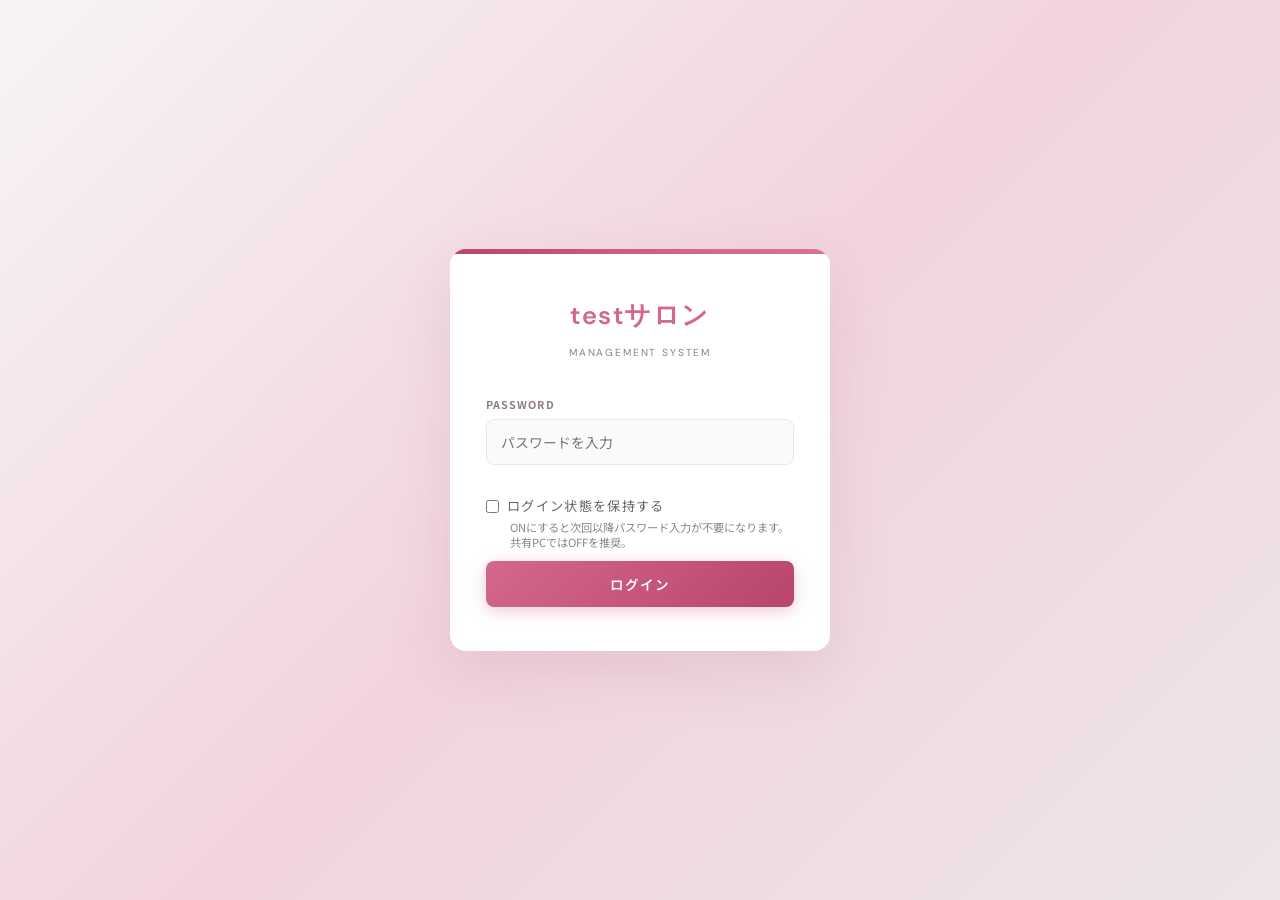
<file: index.html>
<!DOCTYPE html>
<html lang="ja">
<head>
  <meta charset="UTF-8">
  <link rel="icon" href="favicon.ico">
  <link rel="apple-touch-icon" href="icon-192.png">
  <link rel="manifest" href="manifest.json">
  <meta name="theme-color" content="#D4688A">
  <meta name="viewport" content="width=device-width, initial-scale=1.0">
  <title>管理画面 ログイン</title>
  <link rel="stylesheet" href="css/style.css">
  <script src="js/config.js"></script>
  <script src="js/auth.js"></script>
</head>
<body class="login-page">

  <div class="login-card">
    <div class="login-card-top"></div>
    <div class="login-card-body">

      <div class="login-logo">
        <span class="logo-en" id="salonName">Salon</span>
        <span class="logo-sub">Management System</span>
      </div>

      <div class="login-error" id="loginError"></div>

      <form class="login-form" id="loginForm">
        <label for="password">Password</label>
        <input type="password" id="password" placeholder="パスワードを入力" autocomplete="current-password" required>
        <label style="display:flex;align-items:center;gap:8px;font-size:0.88rem;color:#666;margin:10px 0 2px;font-weight:400;cursor:pointer;">
          <input type="checkbox" id="rememberMe" style="width:auto;margin:0;">
          <span>ログイン状態を保持する</span>
        </label>
        <div style="font-size:0.75rem;color:#888;margin:0 0 10px 24px;line-height:1.4;">
          ONにすると次回以降パスワード入力が不要になります。共有PCではOFFを推奨。
        </div>
        <button type="submit" class="btn-login" id="loginBtn">ログイン</button>
      </form>

    </div>
  </div>

  <script>
    // サロン名を反映
    document.getElementById('salonName').textContent = SALON_NAME;
    document.title = SALON_NAME + ' - 管理画面';

    // すでにログイン済みならダッシュボードへ
    if (localStorage.getItem('salon_api_key') || sessionStorage.getItem('salon_api_key')) {
      window.location.href = 'dashboard.html';
    }

    document.getElementById('loginForm').addEventListener('submit', async (e) => {
      e.preventDefault();
      const password = document.getElementById('password').value;
      const remember = document.getElementById('rememberMe').checked;
      const btn      = document.getElementById('loginBtn');
      const errorEl  = document.getElementById('loginError');

      btn.disabled    = true;
      btn.textContent = '確認中...';
      errorEl.classList.remove('show');

      const result = await login(password, remember);

      if (result.success) {
        window.location.href = 'dashboard.html';
      } else {
        errorEl.textContent = result.message;
        errorEl.classList.add('show');
        btn.disabled    = false;
        btn.textContent = 'ログイン';
      }
    });
  </script>
</body>
</html>
</file>
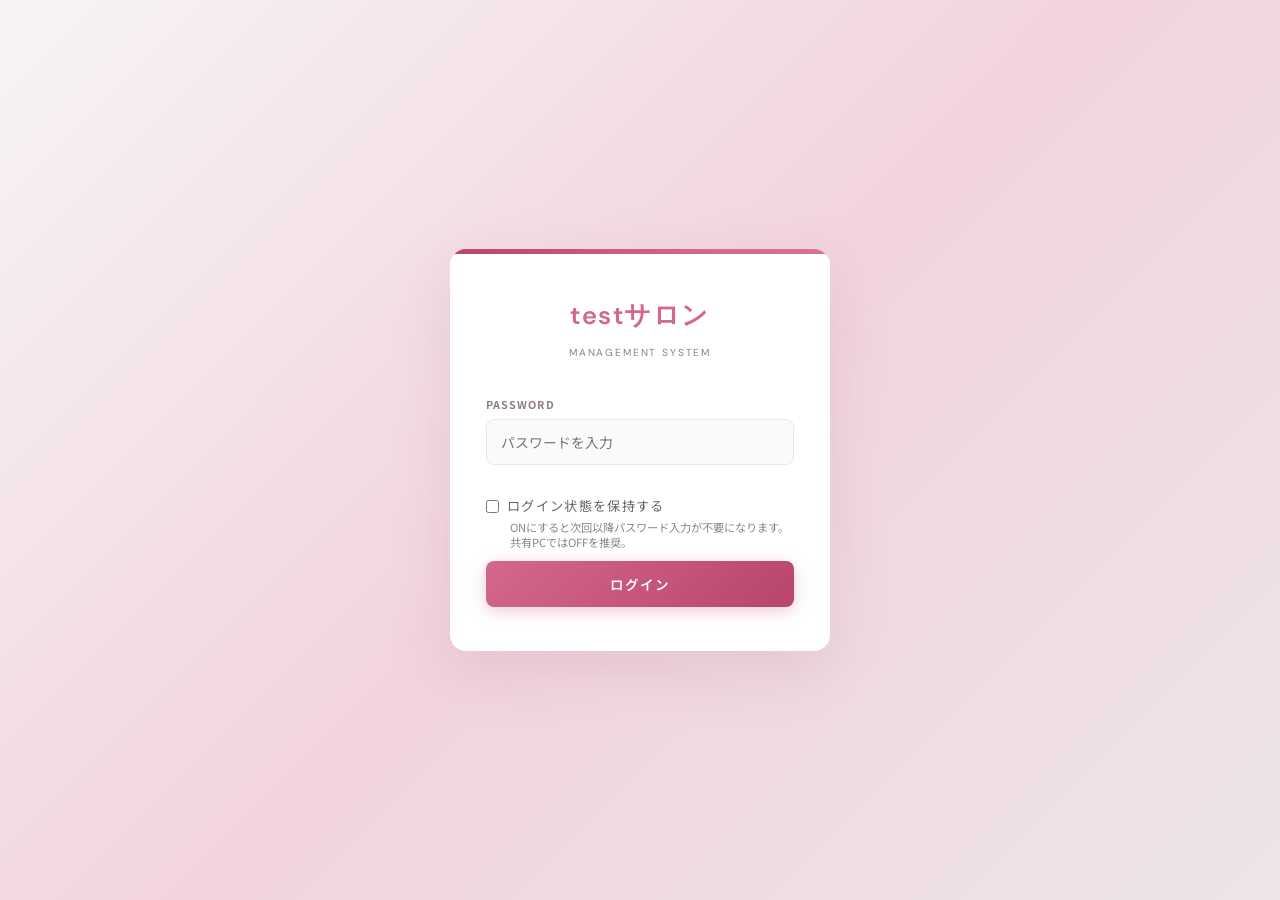
<file: customer-detail.html>
<!DOCTYPE html>
<html lang="ja">
<head>
  <meta charset="UTF-8">
  <link rel="icon" href="favicon.ico">
  <link rel="apple-touch-icon" href="icon-192.png">
  <link rel="manifest" href="manifest.json">
  <meta name="theme-color" content="#D4688A">
  <meta name="viewport" content="width=device-width, initial-scale=1.0, viewport-fit=cover">
  <title>顧客詳細</title>
  <link rel="stylesheet" href="css/style.css">
  <script src="js/config.js"></script>
  <script src="js/auth.js"></script>
  <script src="js/api.js"></script>
  <style>
    .customer-card {
      background: var(--white);
      border: 1px solid var(--border);
      border-radius: var(--radius-lg);
      padding: 28px 32px;
      margin-bottom: 24px;
      display: flex;
      gap: 40px;
      align-items: flex-start;
      flex-wrap: wrap;
    }
    .customer-avatar {
      width: 72px; height: 72px;
      border-radius: 50%;
      background: var(--gold-light);
      display: flex; align-items: center; justify-content: center;
      font-size: 2rem; color: var(--gold-dark);
      flex-shrink: 0;
    }
    .customer-info { flex: 1; min-width: 200px; }
    .customer-name {
      font-family: 'Playfair Display', serif;
      font-size: 1.5rem;
      font-weight: 600;
      color: var(--text);
      margin-bottom: 4px;
    }
    .customer-id {
      color: var(--text-light);
      font-size: 0.82rem;
      margin-bottom: 12px;
    }
    .info-row {
      display: flex; gap: 8px; align-items: center;
      color: var(--text-light); font-size: 0.9rem;
      margin-bottom: 4px;
    }
    .point-box {
      background: var(--gold-bg);
      border: 1px solid var(--gold-light);
      border-radius: var(--radius-lg);
      padding: 20px 28px;
      text-align: center;
      min-width: 140px;
    }
    .point-num {
      font-family: 'Playfair Display', serif;
      font-size: 2.2rem;
      font-weight: 700;
      color: var(--gold-dark);
      line-height: 1;
    }
    .point-label { color: var(--text-light); font-size: 0.82rem; margin-top: 4px; }
    .plan-card {
      background: var(--white);
      border: 1px solid var(--border);
      border-radius: var(--radius-lg);
      padding: 22px 28px;
      margin-bottom: 24px;
      display: flex;
      align-items: center;
      gap: 24px;
      flex-wrap: wrap;
    }
    .plan-label { font-size: 0.82rem; color: var(--text-light); margin-bottom: 4px; }
    .plan-type  { font-size: 1.05rem; font-weight: 700; color: var(--text); }
    .course-bar-wrap { flex: 1; min-width: 180px; }
    .course-bar-track {
      background: #eee; border-radius: 99px; height: 10px; overflow: hidden; margin: 6px 0;
    }
    .course-bar-fill {
      height: 100%; border-radius: 99px;
      background: linear-gradient(90deg, var(--gold-dark), #e8c96a);
      transition: width 0.4s ease;
    }
    .course-nums { font-size: 0.85rem; color: var(--text-light); }
    .course-remaining-big {
      font-family: 'Playfair Display', serif;
      font-size: 2rem; font-weight: 700; line-height: 1;
    }
    /* モーダル */
    .modal-overlay {
      display: none; position: fixed; inset: 0;
      background: rgba(0,0,0,0.45); z-index: 1000;
      align-items: center; justify-content: center;
    }
    .modal-overlay.open { display: flex; }
    .modal-box {
      background: #fff; border-radius: var(--radius-lg);
      padding: 32px; width: 360px; max-width: 90vw;
      box-shadow: 0 8px 32px rgba(0,0,0,0.18);
    }
    .modal-title { font-size: 1.1rem; font-weight: 700; margin-bottom: 20px; }
    .radio-group { display: flex; flex-direction: column; gap: 10px; margin-bottom: 18px; }
    .radio-group label { display: flex; align-items: center; gap: 8px; cursor: pointer; font-size: 0.95rem; }
    .select-course { width: 100%; padding: 8px 12px; border: 1px solid var(--border); border-radius: var(--radius); font-size: 0.95rem; margin-bottom: 18px; }
    .modal-btns { display: flex; gap: 10px; justify-content: flex-end; }
  </style>
</head>
<body>
<!-- 画面下部タブバー（スマホ専用） -->
<nav class="mobile-tab-bar">
  <div class="mobile-tab-bar-inner">
    <a href="dashboard.html" class="mobile-tab-item">
      <span class="mobile-tab-icon">🏠</span>ホーム
    </a>
    <a href="reservations.html" class="mobile-tab-item">
      <span class="mobile-tab-icon">📅</span>予約
    </a>
    <a href="customers.html" class="mobile-tab-item active">
      <span class="mobile-tab-icon">👥</span>顧客
    </a>
    <a href="sales.html" class="mobile-tab-item">
      <span class="mobile-tab-icon">📊</span>売上
    </a>
    <a href="settings.html" class="mobile-tab-item">
      <span class="mobile-tab-icon">⚙️</span>設定
    </a>
  </div>
</nav>

<div class="layout">

  <!-- サイドバー -->
  <aside class="sidebar" id="sidebar">
    <div class="sidebar-logo">
      <span class="logo-en" id="salonNameSidebar">Salon</span>
      <span class="logo-jp">サロン管理システム</span>
      <span class="logo-sub">Admin Panel</span>
    </div>
    <nav class="sidebar-nav">
      <div class="nav-label">Menu</div>
      <a href="dashboard.html" class="nav-item">
        <span class="nav-icon">◈</span> ダッシュボード
      </a>
      <a href="reservations.html" class="nav-item">
        <span class="nav-icon">◷</span> 予約管理
      </a>
      <a href="customers.html" class="nav-item active">
        <span class="nav-icon">◉</span> 顧客管理
      </a>
      <a href="sales.html" class="nav-item">
        <span class="nav-icon">◑</span> 売上レポート
      </a>
      <a href="settings.html" class="nav-item">
        <span class="nav-icon">◎</span> 設定
      </a>
      <a href="exchange-admin.html" class="nav-item" style="display:none" title="β版では無効">
        <span class="nav-icon">◈</span> 交換管理
      </a>
    </nav>
    <div class="sidebar-footer">
      <button class="btn-logout" onclick="logout()">ログアウト</button>
    </div>
  </aside>

  <!-- メインコンテンツ -->
  <div class="main-content">
    <div class="page-header">
      <div>
        <div class="page-title">Customer Detail</div>
        <div class="page-subtitle"><a href="customers.html" style="color:var(--text-light);font-size:0.85rem;">← 顧客一覧に戻る</a></div>
      </div>
    </div>

    <div class="page-body">
      <!-- 顧客情報カード -->
      <div id="customerCard">
        <div class="loading"><div class="spinner"></div> 読み込み中...</div>
      </div>

      <!-- プランカード -->
      <div id="planCard"></div>

      <!-- 残回数調整UI -->
      <div id="remainingAdjust" style="display:none;">
        <div class="card">
          <div class="card-title">🔢 残回数の手動調整</div>
          <div style="display:flex;align-items:center;gap:12px;flex-wrap:wrap;">
            <button onclick="adjustRemaining(-1)" class="btn btn-outline" style="font-size:1.2rem;padding:6px 16px;">−</button>
            <div style="text-align:center;min-width:80px;">
              <div id="adjustDisplay" style="font-size:2rem;font-weight:700;color:var(--primary);">—</div>
              <div style="font-size:0.8rem;color:var(--text-light);">現在の残回数</div>
            </div>
            <button onclick="adjustRemaining(+1)" class="btn btn-outline" style="font-size:1.2rem;padding:6px 16px;">＋</button>
            <div style="margin-left:8px;display:flex;align-items:center;gap:8px;">
              <input type="number" id="setRemainingInput" min="0" placeholder="直接入力"
                style="width:100px;padding:8px;border:1px solid var(--border);border-radius:var(--radius);">
              <button onclick="setRemainingDirect()" class="btn btn-gold">セット</button>
            </div>
          </div>
          <p style="font-size:0.8rem;color:var(--text-light);margin-top:8px;">※ コース途中解約・訂正・ミス修正に使用してください</p>
        </div>
      </div>

      <!-- パスワードリセット（ハッシュ登録済みの場合のみ表示） -->
      <div id="passwordResetCard" style="display:none;">
        <div class="card">
          <div class="card-title">🔑 ログインパスワード</div>
          <div style="display:flex;align-items:center;gap:12px;flex-wrap:wrap;">
            <div style="flex:1;min-width:200px;">
              <div style="font-size:0.9rem;color:var(--text);">このお客様はポイント交換ログイン用パスワードを登録済みです。</div>
              <div style="font-size:0.8rem;color:var(--text-light);margin-top:4px;">お客様がパスワードを忘れた場合にリセットできます。</div>
            </div>
            <button onclick="resetPassword()" class="btn"
              style="background:#E89B3C;color:#fff;border:none;">パスワードをリセット</button>
          </div>
        </div>
      </div>

      <!-- 支払い記録 -->
      <div class="card">
        <div class="card-title" style="display:flex;align-items:center;justify-content:space-between;">
          <span>💴 支払い記録</span>
          <button class="btn btn-gold" style="font-size:0.85rem;padding:6px 14px;" onclick="openPaymentModal()">＋ 支払いを記録</button>
        </div>
        <div id="paymentHistoryContent">
          <div class="loading"><div class="spinner"></div> 読み込み中...</div>
        </div>
      </div>

      <!-- 来店記録 -->
      <div class="card">
        <div class="card-title">📅 来店記録</div>
        <div id="visitContent">
          <div class="loading"><div class="spinner"></div> 読み込み中...</div>
        </div>
      </div>
    </div>
  </div>
</div>

<!-- 支払い記録モーダル -->
<div class="modal-overlay" id="paymentModal">
  <div class="modal-box">
    <div class="modal-title">💴 支払いを記録</div>
    <div style="display:flex;flex-direction:column;gap:14px;margin-bottom:20px;">
      <div>
        <div style="font-size:0.82rem;color:var(--text-light);margin-bottom:6px;">種別</div>
        <select id="paymentType" onchange="onPaymentTypeChange()"
          style="width:100%;padding:8px 12px;border:1px solid var(--border);border-radius:var(--radius);font-size:0.95rem;">
          <option value="都度払い">都度払い</option>
          <option value="コース申込">コース申込</option>
        </select>
      </div>
      <div id="paymentContentWrap">
        <div style="font-size:0.82rem;color:var(--text-light);margin-bottom:6px;">内容（メニュー名など）</div>
        <input type="text" id="paymentContent" placeholder="例：カラー、トリートメントなど"
          style="width:100%;padding:8px 12px;border:1px solid var(--border);border-radius:var(--radius);font-size:0.95rem;box-sizing:border-box;">
      </div>
      <div id="paymentCourseTypeWrap" style="display:none;">
        <div style="font-size:0.82rem;color:var(--text-light);margin-bottom:6px;">コース種別</div>
        <select id="paymentCourseType" onchange="onPaymentCourseChange()"
          style="width:100%;padding:8px 12px;border:1px solid var(--border);border-radius:var(--radius);font-size:0.95rem;">
          <option value="">種別を選択</option>
        </select>
      </div>
      <div id="paymentCourseWrap" style="display:none;">
        <div style="font-size:0.82rem;color:var(--text-light);margin-bottom:6px;">回数</div>
        <select id="paymentCourse" onchange="onPaymentCourseChange()"
          style="width:100%;padding:8px 12px;border:1px solid var(--border);border-radius:var(--radius);font-size:0.95rem;">
          <option value="10">10回コース</option>
          <option value="12">12回コース</option>
          <option value="15">15回コース</option>
        </select>
      </div>
      <div>
        <div style="font-size:0.82rem;color:var(--text-light);margin-bottom:6px;">金額（円）</div>
        <input type="number" id="paymentAmount" min="0" step="100" placeholder="0"
          style="width:100%;padding:8px 12px;border:1px solid var(--border);border-radius:var(--radius);font-size:0.95rem;box-sizing:border-box;">
      </div>
      <div>
        <div style="font-size:0.82rem;color:var(--text-light);margin-bottom:6px;">備考（任意）</div>
        <input type="text" id="paymentNote" placeholder="例：クーポン使用など"
          style="width:100%;padding:8px 12px;border:1px solid var(--border);border-radius:var(--radius);font-size:0.95rem;box-sizing:border-box;">
      </div>
    </div>
    <div class="modal-btns">
      <button class="btn btn-outline" onclick="closePaymentModal()">キャンセル</button>
      <button class="btn btn-gold" onclick="savePayment()">記録する</button>
    </div>
  </div>
</div>

<!-- プラン設定モーダル -->
<div class="modal-overlay" id="planModal">
  <div class="modal-box">
    <div class="modal-title">🎟 プランを設定</div>
    <div class="radio-group">
      <label><input type="radio" name="planType" value="都度払い" onchange="onPlanTypeChange()"> 都度払い（単発）</label>
      <label><input type="radio" name="planType" value="回数コース" onchange="onPlanTypeChange()"> 回数コース</label>
    </div>
    <div id="courseSelectWrap" style="display:none;">
      <div style="font-size:0.82rem;color:var(--text-light);margin-bottom:6px;">コース種別</div>
      <select class="select-course" id="courseTypeSelect">
        <option value="">種別を選択</option>
      </select>
      <div style="font-size:0.82rem;color:var(--text-light);margin-bottom:6px;margin-top:12px;">回数</div>
      <select class="select-course" id="courseTotal">
        <option value="10">10回コース</option>
        <option value="12">12回コース</option>
        <option value="15">15回コース</option>
      </select>
      <p style="font-size:0.82rem;color:var(--text-light);margin-bottom:12px;">
        ※ 残回数はコース回数にリセットされます
      </p>
    </div>
    <div class="modal-btns">
      <button class="btn btn-outline" onclick="closePlanModal()">キャンセル</button>
      <button class="btn btn-gold" onclick="savePlan()">保存する</button>
    </div>
  </div>
</div>

<script>
  checkAuth();
  document.getElementById('salonNameSidebar').textContent = SALON_NAME;

  const params     = new URLSearchParams(location.search);
  const customerId = params.get('id') || '';
  let currentCustomer = null;

  // ─── コース種別キャッシュ ─────────────────────────────────
  let cachedCourseTypes    = [];
  let cachedCoursePricesV2 = {};

  async function ensureCourseTypesLoaded() {
    if (cachedCourseTypes.length > 0) return;
    const data = await getCourseTypes();
    cachedCourseTypes    = data?.courseTypes  || [];
    cachedCoursePricesV2 = data?.coursePrices || {};
  }

  // ─── プランカード描画 ─────────────────────────────────────
  function renderPlanCard(c) {
    const plan      = c.plan || '都度払い';
    const isCourse  = plan === '回数コース';
    const remaining = c.courseRemaining || 0;
    const total     = c.courseTotal     || 0;
    const pct       = total > 0 ? Math.round((remaining / total) * 100) : 0;
    const barColor  = remaining <= 2 ? '#B71C1C' : remaining <= 4 ? '#E65100' : 'var(--gold-dark)';
    const remColor  = remaining <= 2 ? '#B71C1C' : remaining <= 4 ? '#E65100' : '#1565C0';
    const courseName = c.courseName || '';

    const courseHtml = isCourse ? `
      <div class="course-bar-wrap">
        <div class="course-nums">${courseName ? courseName + ' ' : ''}${total}回コース</div>
        <div class="course-bar-track">
          <div class="course-bar-fill" style="width:${pct}%;background:${barColor};"></div>
        </div>
        <div class="course-nums">残 ${remaining} / ${total} 回</div>
      </div>
      <div style="text-align:center;min-width:80px;">
        <div class="course-remaining-big" style="color:${remColor};">${remaining}</div>
        <div style="font-size:0.8rem;color:var(--text-light);">残回数</div>
      </div>` : `
      <div style="color:var(--text-light);font-size:0.88rem;">来店ごとに都度お支払いのプランです。</div>`;

    document.getElementById('planCard').innerHTML = `
      <div class="plan-card">
        <div style="min-width:140px;">
          <div class="plan-label">現在のプラン</div>
          <div class="plan-type">${isCourse ? '🎟 ' + (courseName || '回数コース') + '（' + total + '回）' : '💳 都度払い'}</div>
        </div>
        ${courseHtml}
        <div style="margin-left:auto;">
          <button class="btn btn-outline" onclick="openPlanModal()">プランを変更</button>
        </div>
      </div>`;

    // 残回数調整UIの表示制御
    const adjustEl = document.getElementById('remainingAdjust');
    if (isCourse) {
      adjustEl.style.display = 'block';
      updateAdjustDisplay();
    } else {
      adjustEl.style.display = 'none';
    }
  }

  function updateAdjustDisplay() {
    const r = currentCustomer?.courseRemaining ?? 0;
    const el = document.getElementById('adjustDisplay');
    el.textContent = r;
    el.style.color = r <= 2 ? '#B71C1C' : r <= 4 ? '#E65100' : 'var(--primary)';
  }

  async function adjustRemaining(delta) {
    const res = await adjustCourseRemaining(customerId, delta);
    if (res?.success) {
      currentCustomer.courseRemaining = res.courseRemaining;
      renderPlanCard(currentCustomer);
    } else {
      alert('調整に失敗しました: ' + (res?.message || ''));
    }
  }

  async function setRemainingDirect() {
    const val = parseInt(document.getElementById('setRemainingInput').value);
    if (isNaN(val) || val < 0) { alert('0以上の数値を入力してください'); return; }
    const res = await setCourseRemaining(customerId, val);
    if (res?.success) {
      currentCustomer.courseRemaining = res.courseRemaining;
      renderPlanCard(currentCustomer);
      document.getElementById('setRemainingInput').value = '';
    } else {
      alert('セットに失敗しました: ' + (res?.message || ''));
    }
  }

  // ─── モーダル制御 ────────────────────────────────────────
  async function openPlanModal() {
    await ensureCourseTypesLoaded();
    const plan = currentCustomer?.plan || '都度払い';
    document.querySelectorAll('input[name="planType"]').forEach(r => {
      r.checked = (r.value === plan);
    });
    // コース種別セレクトを動的生成
    const sel = document.getElementById('courseTypeSelect');
    sel.innerHTML = '<option value="">種別を選択</option>' +
      cachedCourseTypes.map(t => `<option value="${t}">${t}</option>`).join('');
    // 現在の値をセット
    sel.value = currentCustomer?.courseName || '';
    document.getElementById('courseTotal').value =
      currentCustomer?.courseTotal ? String(currentCustomer.courseTotal) : '10';
    document.getElementById('courseSelectWrap').style.display =
      plan === '回数コース' ? 'block' : 'none';
    document.getElementById('planModal').classList.add('open');
  }

  function closePlanModal() {
    document.getElementById('planModal').classList.remove('open');
  }

  function onPlanTypeChange() {
    const val = document.querySelector('input[name="planType"]:checked')?.value;
    document.getElementById('courseSelectWrap').style.display =
      val === '回数コース' ? 'block' : 'none';
  }

  async function savePlan() {
    const plan       = document.querySelector('input[name="planType"]:checked')?.value;
    const total      = document.getElementById('courseTotal').value;
    const courseName = document.getElementById('courseTypeSelect').value;
    if (!plan) return;

    const btn = document.querySelector('#planModal .btn-gold');
    btn.disabled = true; btn.textContent = '保存中...';

    const res = await setPlan(customerId, plan, plan === '回数コース' ? total : '', plan === '回数コース' ? courseName : '');
    btn.disabled = false; btn.textContent = '保存する';

    if (res && res.success) {
      closePlanModal();
      loadDetail(); // 再読み込みで反映
    } else {
      alert('保存に失敗しました: ' + (res?.message || ''));
    }
  }

  // プランモーダル外クリックで閉じる
  document.getElementById('planModal').addEventListener('click', function(e) {
    if (e.target === this) closePlanModal();
  });

  // ─── 支払い履歴 ──────────────────────────────────────────────
  async function loadPaymentHistory() {
    const data = await getPaymentHistory(customerId);
    const el = document.getElementById('paymentHistoryContent');
    const payments = data?.payments || [];
    if (payments.length === 0) {
      el.innerHTML = '<div class="empty-state"><div class="empty-icon">💴</div><p>支払い記録がありません</p></div>';
      return;
    }
    el.innerHTML = `
      <div class="table-wrap">
        <table class="responsive-card">
          <thead>
            <tr>
              <th>日付</th>
              <th>種別</th>
              <th>内容</th>
              <th style="text-align:right;">金額</th>
              <th>備考</th>
            </tr>
          </thead>
          <tbody>
            ${payments.map(p => `
              <tr>
                <td data-label="日付" style="white-space:nowrap;">${p.date}</td>
                <td data-label="種別"><span class="badge ${p.type === 'コース申込' ? 'badge-gold' : ''}" style="${p.type !== 'コース申込' ? 'background:#f0f4f8;color:#555;' : ''}">${p.type}</span></td>
                <td data-label="内容">${p.content || '—'}</td>
                <td data-label="金額" style="text-align:right;font-weight:600;">¥${Number(p.amount).toLocaleString('ja-JP')}</td>
                <td data-label="備考" style="color:var(--text-light);font-size:0.85rem;">${p.note || ''}</td>
              </tr>`).join('')}
          </tbody>
        </table>
      </div>`;
  }

  // ─── 支払いモーダル制御 ───────────────────────────────────────
  let cachedCoursePrices = null;

  async function openPaymentModal() {
    await ensureCourseTypesLoaded();
    if (!cachedCoursePrices) {
      const data = await getCoursePrices();
      cachedCoursePrices = data?.coursePrices || {};
    }
    // コース種別セレクトを動的生成
    const typeSel = document.getElementById('paymentCourseType');
    typeSel.innerHTML = '<option value="">種別を選択</option>' +
      cachedCourseTypes.map(t => `<option value="${t}">${t}</option>`).join('');

    document.getElementById('paymentType').value    = '都度払い';
    document.getElementById('paymentContent').value = '';
    document.getElementById('paymentAmount').value  = '';
    document.getElementById('paymentNote').value    = '';
    document.getElementById('paymentContentWrap').style.display    = 'block';
    document.getElementById('paymentCourseTypeWrap').style.display = 'none';
    document.getElementById('paymentCourseWrap').style.display     = 'none';
    document.getElementById('paymentModal').classList.add('open');
  }

  function closePaymentModal() {
    document.getElementById('paymentModal').classList.remove('open');
  }

  function onPaymentTypeChange() {
    const type = document.getElementById('paymentType').value;
    const isCourse = type === 'コース申込';
    document.getElementById('paymentContentWrap').style.display    = isCourse ? 'none' : 'block';
    document.getElementById('paymentCourseTypeWrap').style.display = isCourse ? 'block' : 'none';
    document.getElementById('paymentCourseWrap').style.display     = isCourse ? 'block' : 'none';
    if (isCourse) onPaymentCourseChange();
  }

  function onPaymentCourseChange() {
    const courseType = document.getElementById('paymentCourseType').value;
    const count      = document.getElementById('paymentCourse').value;
    // まず COURSE_PRICES_V2 で料金を探す
    const key = courseType + '_' + count;
    let price = cachedCoursePricesV2?.[key] || 0;
    // なければ従来の COURSE_PRICES から取得
    if (!price) price = cachedCoursePrices?.[count] || 0;
    document.getElementById('paymentAmount').value = price || '';
  }

  async function savePayment() {
    const type     = document.getElementById('paymentType').value;
    const isCourse = type === 'コース申込';
    const courseType = document.getElementById('paymentCourseType').value;
    const courseNum  = isCourse ? document.getElementById('paymentCourse').value : '';
    const content  = isCourse
      ? (courseType ? courseType + ' ' : '') + courseNum + '回コース'
      : document.getElementById('paymentContent').value.trim();
    const amount   = parseInt(document.getElementById('paymentAmount').value) || 0;
    const note     = document.getElementById('paymentNote').value.trim();

    if (amount <= 0) { alert('金額を入力してください'); return; }

    const btn = document.querySelector('#paymentModal .btn-gold');
    btn.disabled = true; btn.textContent = '記録中...';

    const [res, planRes] = await Promise.all([
      recordPayment({
        customerId,
        name    : currentCustomer?.name || '',
        type,
        content,
        amount  : String(amount),
        note,
      }),
      isCourse ? setPlan(customerId, '回数コース', courseNum, courseType) : Promise.resolve(null),
    ]);

    btn.disabled = false; btn.textContent = '記録する';
    if (res?.success) {
      closePaymentModal();
      loadDetail();        // プランカード・残回数を更新
      loadPaymentHistory();
    } else {
      alert('記録に失敗しました: ' + (res?.message || res?.error || ''));
    }
  }

  document.getElementById('paymentModal').addEventListener('click', function(e) {
    if (e.target === this) closePaymentModal();
  });

  function formatDate(val) {
    if (!val) return '<span style="color:#bbb">未記録</span>';
    try {
      const d = new Date(val);
      if (isNaN(d)) return val;
      return d.toLocaleDateString('ja-JP');
    } catch { return val; }
  }

  async function loadDetail() {
    if (!customerId) {
      document.getElementById('customerCard').innerHTML =
        '<div class="empty-state"><p>顧客IDが指定されていません</p></div>';
      return;
    }

    const data = await getCustomerDetail(customerId);
    if (!data || data.error) {
      document.getElementById('customerCard').innerHTML =
        `<div class="empty-state"><p>${data ? data.error : 'データの取得に失敗しました'}</p></div>`;
      return;
    }

    const c = data.customer;
    document.title = c.name + ' - ' + SALON_NAME;
    currentCustomer = c;

    // 顧客カード描画
    document.getElementById('customerCard').innerHTML = `
      <div class="customer-card">
        <div class="customer-avatar">👤</div>
        <div class="customer-info">
          <div class="customer-name">${c.name || '（未登録）'} 様</div>
          <div class="customer-id">顧客ID: ${c.customerId || '—'}</div>
          <div class="info-row">📞 ${c.phone || '—'}</div>
          <div class="info-row">📅 最終来店：${formatDate(c.lastVisit)}</div>
          <div class="info-row">🗓 登録日：${formatDate(c.createdAt)}</div>
        </div>
        <div class="point-box">
          <div class="point-num">${c.points ?? 0}</div>
          <div class="point-label">保有ポイント (pt)</div>
        </div>
      </div>`;

    // プランカード描画
    renderPlanCard(c);

    // パスワードリセットカード表示制御
    const pwCard = document.getElementById('passwordResetCard');
    if (pwCard) {
      pwCard.style.display = c.hasPassword ? 'block' : 'none';
    }

    // 来店記録描画
    const visEl = document.getElementById('visitContent');
    const visits = data.visits || [];
    if (visits.length === 0) {
      visEl.innerHTML = `<div class="empty-state"><div class="empty-icon">🌿</div><p>来店記録がありません</p></div>`;
      return;
    }
    visEl.innerHTML = `
      <div class="table-wrap">
        <table class="responsive-card">
          <thead>
            <tr>
              <th>来店日時</th>
              <th>メニュー</th>
              <th>付与ポイント</th>
            </tr>
          </thead>
          <tbody>
            ${visits.map(v => `
              <tr>
                <td data-label="来店日時">${v.date}</td>
                <td data-label="メニュー">${v.menu || '—'}</td>
                <td data-label="付与ポイント"><span class="badge badge-gold">+${v.pointsAdded} pt</span></td>
              </tr>`).join('')}
          </tbody>
        </table>
      </div>`;
  }

  // パスワードリセット
  async function resetPassword() {
    if (!customerId) return;
    if (!confirm('この顧客のパスワードをリセットしますか？\n顧客は再度パスワード登録が必要になります。')) return;
    const btn = document.querySelector('#passwordResetCard button');
    if (btn) { btn.disabled = true; btn.textContent = 'リセット中...'; }
    const res = await resetCustomerPassword(customerId);
    if (btn) { btn.disabled = false; btn.textContent = 'パスワードをリセット'; }
    if (res?.success) {
      alert(res.message || 'パスワードをリセットしました');
      loadDetail();
    } else {
      alert('リセットに失敗しました: ' + (res?.message || res?.error || '不明なエラー'));
    }
  }

  loadDetail();
  if (customerId) loadPaymentHistory();
</script>
</body>
</html>
</file>
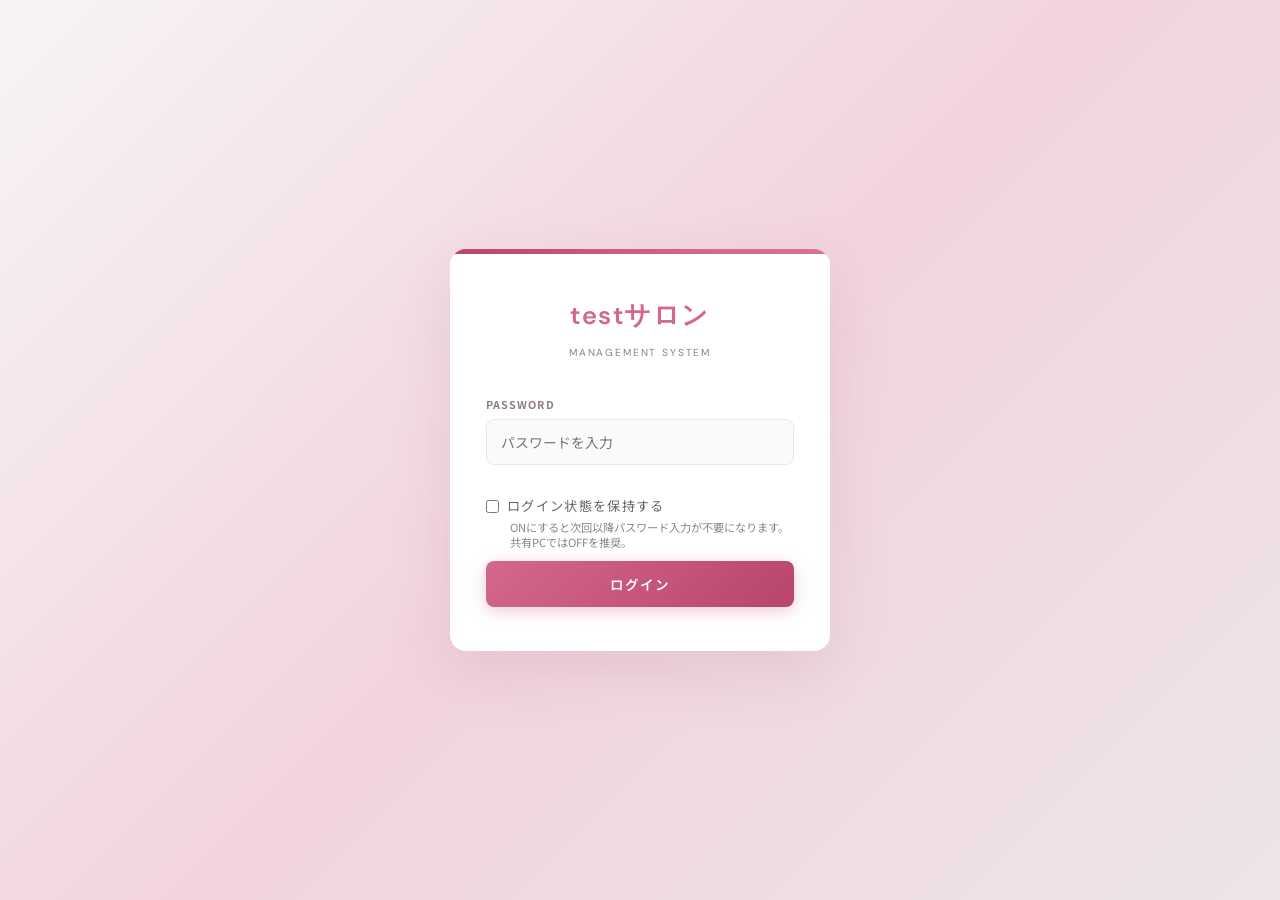
<file: customers.html>
<!DOCTYPE html>
<html lang="ja">
<head>
  <meta charset="UTF-8">
  <link rel="icon" href="favicon.ico">
  <link rel="apple-touch-icon" href="icon-192.png">
  <link rel="manifest" href="manifest.json">
  <meta name="theme-color" content="#D4688A">
  <meta name="viewport" content="width=device-width, initial-scale=1.0, viewport-fit=cover">
  <title>顧客管理</title>
  <link rel="stylesheet" href="css/style.css">
  <script src="js/config.js"></script>
  <script src="js/auth.js"></script>
  <script src="js/api.js"></script>
  <script src="js/csv.js"></script>
</head>
<body>
<!-- 画面下部タブバー（スマホ専用） -->
<nav class="mobile-tab-bar">
  <div class="mobile-tab-bar-inner">
    <a href="dashboard.html" class="mobile-tab-item">
      <span class="mobile-tab-icon">🏠</span>ホーム
    </a>
    <a href="reservations.html" class="mobile-tab-item">
      <span class="mobile-tab-icon">📅</span>予約
    </a>
    <a href="customers.html" class="mobile-tab-item active">
      <span class="mobile-tab-icon">👥</span>顧客
    </a>
    <a href="sales.html" class="mobile-tab-item">
      <span class="mobile-tab-icon">📊</span>売上
    </a>
    <a href="settings.html" class="mobile-tab-item">
      <span class="mobile-tab-icon">⚙️</span>設定
    </a>
  </div>
</nav>

<div class="layout">

  <!-- サイドバー -->
  <aside class="sidebar" id="sidebar">
    <div class="sidebar-logo">
      <span class="logo-en" id="salonNameSidebar">Salon</span>
      <span class="logo-jp">サロン管理システム</span>
      <span class="logo-sub">Admin Panel</span>
    </div>
    <nav class="sidebar-nav">
      <div class="nav-label">Menu</div>
      <a href="dashboard.html" class="nav-item">
        <span class="nav-icon">◈</span> ダッシュボード
      </a>
      <a href="reservations.html" class="nav-item">
        <span class="nav-icon">◷</span> 予約管理
      </a>
      <a href="customers.html" class="nav-item active">
        <span class="nav-icon">◉</span> 顧客管理
      </a>
      <a href="sales.html" class="nav-item">
        <span class="nav-icon">◑</span> 売上レポート
      </a>
      <a href="settings.html" class="nav-item">
        <span class="nav-icon">◎</span> 設定
      </a>
      <a href="exchange-admin.html" class="nav-item" style="display:none" title="β版では無効">
        <span class="nav-icon">◈</span> 交換管理
      </a>
    </nav>
    <div class="sidebar-footer">
      <button class="btn-logout" onclick="logout()">ログアウト</button>
    </div>
  </aside>

  <!-- メインコンテンツ -->
  <div class="main-content">
    <div class="page-header">
      <div>
        <div class="page-title">Customers</div>
        <div class="page-subtitle">顧客管理</div>
      </div>
      <div class="header-right">
        <span class="badge badge-gold" id="customerCount">読み込み中...</span>
      </div>
    </div>

    <div class="page-body">

      <!-- フィルタータブ -->
      <div style="display:flex;gap:8px;margin-bottom:16px;flex-wrap:wrap;" id="filterTabs">
        <button class="filter-tab active" onclick="setFilter('all', this)">全員</button>
        <button class="filter-tab" onclick="setFilter('course', this)">回数コース</button>
        <button class="filter-tab" onclick="setFilter('single', this)">都度払い</button>
        <button class="filter-tab" onclick="setFilter('alert', this)">⚠ 残少</button>
      </div>

      <!-- 検索 -->
      <div style="display:flex; gap:10px; align-items:center; margin-bottom:20px;">
        <div class="search-box" style="margin-bottom:0;">
          <span class="search-icon">🔍</span>
          <input type="text" id="searchInput" placeholder="名前・電話番号で検索"
            onkeydown="if(event.key==='Enter') applyFilters()">
        </div>
        <button class="btn btn-gold" onclick="applyFilters()">検索</button>
        <button class="btn btn-outline" onclick="resetSearch()">リセット</button>
        <button class="btn btn-outline" onclick="downloadCustomersCsv()" style="margin-left:auto;">📥 CSVダウンロード</button>
      </div>

      <!-- 顧客テーブル -->
      <div class="card">
        <div class="card-title">👤 顧客一覧</div>
        <div id="customerContent">
          <div class="loading"><div class="spinner"></div> 読み込み中...</div>
        </div>
      </div>

    </div>
  </div>
</div>

<style>
  .filter-tab {
    padding: 7px 16px;
    border: 1.5px solid var(--border);
    border-radius: 20px;
    background: #fff;
    color: var(--text-light);
    font-size: 0.82rem;
    font-weight: 600;
    cursor: pointer;
    transition: all 0.2s;
  }
  .filter-tab.active {
    background: var(--primary);
    color: #fff;
    border-color: var(--primary);
  }
  .filter-tab:hover:not(.active) {
    border-color: var(--primary);
    color: var(--primary);
  }
</style>

<script>
  checkAuth();
  document.getElementById('salonNameSidebar').textContent = SALON_NAME;
  document.title = '顧客管理 - ' + SALON_NAME;

  let allCustomers  = [];
  let currentFilter = 'all';

  function setFilter(filter, el) {
    currentFilter = filter;
    document.querySelectorAll('.filter-tab').forEach(b => b.classList.remove('active'));
    el.classList.add('active');
    applyFilters();
  }

  function applyFilters() {
    let list = allCustomers;
    const q = document.getElementById('searchInput').value.trim().toLowerCase();
    if (q) list = list.filter(c =>
      (c.name  || '').toLowerCase().includes(q) ||
      (c.phone || '').includes(q)
    );
    if (currentFilter === 'course') list = list.filter(c => c.plan === '回数コース');
    else if (currentFilter === 'single') list = list.filter(c => c.plan !== '回数コース');
    else if (currentFilter === 'alert')  list = list.filter(c => c.plan === '回数コース' && c.courseRemaining <= 4);
    if (currentFilter === 'alert') list = [...list].sort((a, b) => a.courseRemaining - b.courseRemaining);
    renderTable(list);
  }

  function planBadge(c) {
    if (c.plan === '回数コース') {
      const courseName = c.courseName || '';
      const color = c.courseRemaining <= 2 ? '#B71C1C' : c.courseRemaining <= 4 ? '#E65100' : '#2E7D4F';
      return `<span style="display:inline-flex;align-items:center;gap:5px;background:#f0f8ff;border:1px solid #b3d9f7;color:#1565C0;border-radius:20px;padding:2px 10px;font-size:0.82rem;font-weight:600;">
        🎟 ${courseName ? courseName + ' ' : ''}${c.courseTotal}回コース
        <span style="background:${color};color:#fff;border-radius:10px;padding:1px 7px;font-size:0.78rem;">残${c.courseRemaining}回</span>
      </span>`;
    }
    return `<span style="background:#f5f5f5;border:1px solid #ddd;color:#888;border-radius:20px;padding:2px 10px;font-size:0.82rem;">都度払い</span>`;
  }

  function remainingCell(c) {
    if (c.plan !== '回数コース') return '<span style="color:#ccc;">—</span>';
    const r  = c.courseRemaining;
    const t  = c.courseTotal;
    const color = r <= 2 ? '#B71C1C' : r <= 4 ? '#E65100' : '#2E7D4F';
    const bg    = r <= 2 ? '#FDECEA' : r <= 4 ? '#FFF3E0' : '#E8F7F1';
    return `<span style="background:${bg};color:${color};border-radius:20px;padding:3px 12px;font-weight:700;font-size:0.9rem;">${r}<span style="color:#aaa;font-size:0.78rem;font-weight:400;">/${t}</span></span>`;
  }

  function formatDate(val) {
    if (!val) return '<span style="color:#bbb">未記録</span>';
    try {
      const d = new Date(val);
      if (isNaN(d)) return val;
      return d.toLocaleDateString('ja-JP');
    } catch { return val; }
  }

  function renderTable(list) {
    const el = document.getElementById('customerContent');
    if (list.length === 0) {
      el.innerHTML = `<div class="empty-state"><div class="empty-icon">🌿</div><p>顧客データがありません</p></div>`;
      return;
    }
    el.innerHTML = `
      <div class="table-wrap">
        <table class="responsive-card">
          <thead>
            <tr>
              <th>顧客ID</th>
              <th>お名前</th>
              <th>電話番号</th>
              <th>プラン</th>
              <th>残回数</th>
              <th>保有ポイント</th>
              <th>最終来店日</th>
              <th>登録日</th>
            </tr>
          </thead>
          <tbody>
            ${list.map(c => `
              <tr>
                <td data-label="顧客ID"><span style="color:var(--text-light);font-size:0.82rem;">${c.customerId || '—'}</span></td>
                <td data-label="お名前"><a href="customer-detail.html?id=${encodeURIComponent(c.customerId)}" style="color:var(--gold-dark);text-decoration:underline;font-weight:600;">${c.name || '（未登録）'}</a></td>
                <td data-label="電話番号">${c.phone || '—'}</td>
                <td data-label="プラン">${planBadge(c)}</td>
                <td data-label="残回数">${remainingCell(c)}</td>
                <td data-label="保有ポイント"><span class="badge badge-gold">${c.points ?? 0} pt</span></td>
                <td data-label="最終来店日">${formatDate(c.lastVisit)}</td>
                <td data-label="登録日">${formatDate(c.createdAt)}</td>
              </tr>`).join('')}
          </tbody>
        </table>
      </div>`;
  }

  function filterCustomers() { applyFilters(); }

  function resetSearch() {
    document.getElementById('searchInput').value = '';
    applyFilters();
  }

  function downloadCustomersCsv() {
    if (!allCustomers || allCustomers.length === 0) {
      alert('ダウンロードする顧客データがありません');
      return;
    }
    const headers = ['顧客ID','氏名','フリガナ','電話','メール','生年月日','来店回数','ポイント','コース残','登録日'];
    const rows = allCustomers.map(c => {
      const courseRemain = (c.plan === '回数コース')
        ? `${c.courseRemaining}/${c.courseTotal}`
        : '';
      return [
        c.customerId || '',
        c.name || '',
        c.kana || '',       // 現状データなし
        c.phone || '',
        c.email || '',      // 現状データなし
        c.birthday || '',   // 現状データなし
        c.visitCount || '', // 現状データなし
        c.points ?? 0,
        courseRemain,
        csvFormatDate(c.createdAt),
      ];
    });
    downloadCsv(`顧客一覧_${csvTodayStr()}.csv`, headers, rows);
  }

  async function loadCustomers() {
    const data = await getCustomers();
    if (!data) {
      document.getElementById('customerContent').innerHTML =
        '<div class="empty-state"><p>データの取得に失敗しました</p></div>';
      return;
    }
    allCustomers = data.customers || [];
    document.getElementById('customerCount').textContent = `総顧客数 ${allCustomers.length} 名`;
    renderTable(allCustomers);
  }

  loadCustomers();
</script>
</body>
</html>
</file>
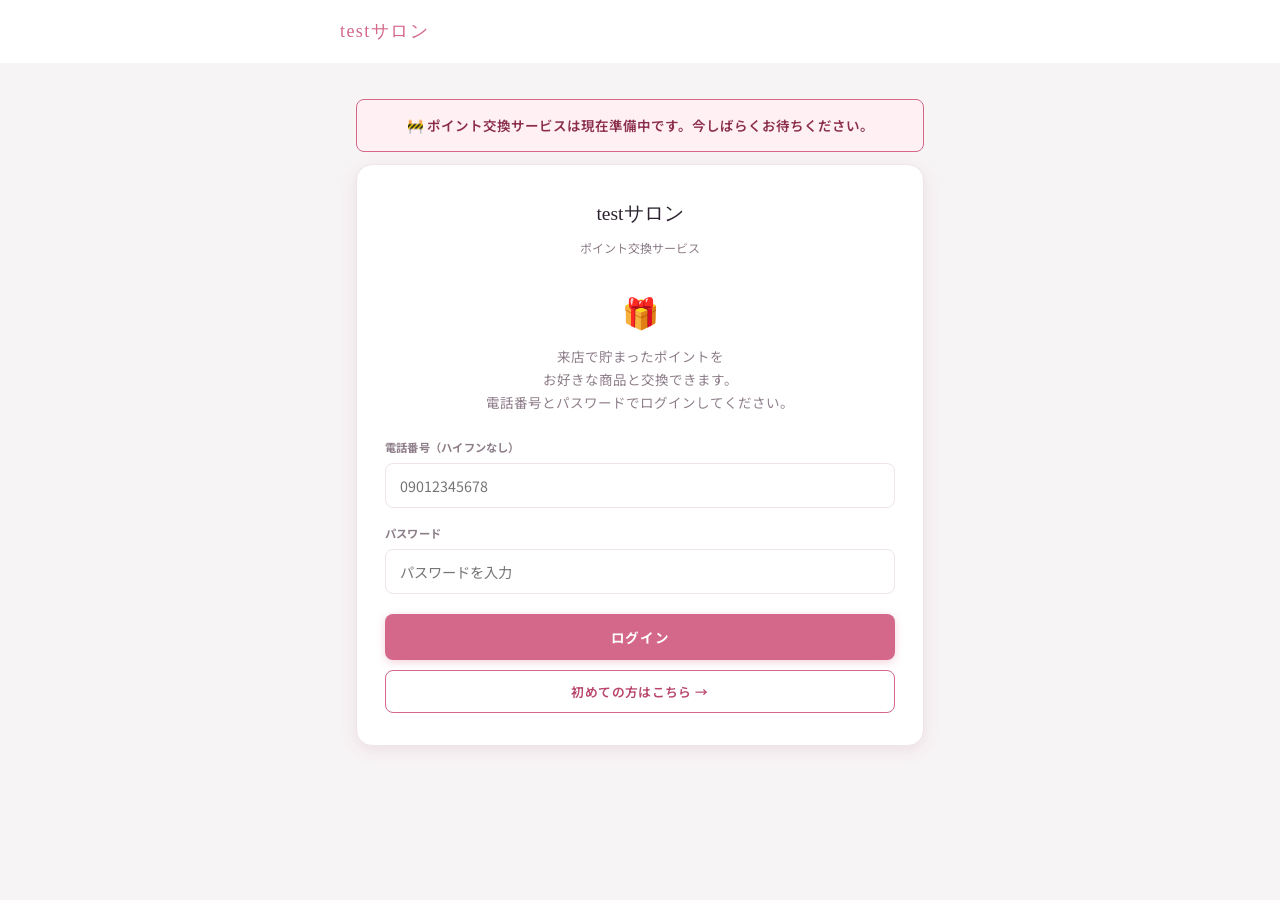
<file: exchange.html>
<!DOCTYPE html>
<html lang="ja">
<head>
  <meta charset="UTF-8">
  <link rel="icon" href="favicon.ico">
  <link rel="apple-touch-icon" href="icon-192.png">
  <link rel="manifest" href="manifest.json">
  <meta name="theme-color" content="#D4688A">
  <meta name="viewport" content="width=device-width, initial-scale=1.0, viewport-fit=cover">
  <title>ポイント交換</title>
  <link rel="stylesheet" href="css/style.css">
  <script src="js/config.js"></script>
  <style>
    /* ─── ページ共通 ───────────────────────────────── */
    body {
      background: var(--bg);
      min-height: 100vh;
    }

    /* ─── ヘッダー ─────────────────────────────────── */
    .exchange-header {
      background: var(--sidebar-bg);
      padding: 16px 20px;
      display: flex;
      align-items: center;
      justify-content: center;
    }
    .exchange-header-title {
      font-family: 'Playfair Display', serif;
      color: var(--gold);
      font-size: 1.2rem;
      letter-spacing: 0.08em;
    }

    /* ─── メインラッパー ────────────────────────────── */
    .exchange-wrap {
      max-width: 600px;
      margin: 0 auto;
      padding: 24px 16px;
    }

    /* ─── ビュー切り替え ────────────────────────────── */
    .view { display: none; }
    .view.active { display: block; }

    /* ─── ログイン・登録カード ──────────────────────── */
    .auth-card {
      background: var(--white);
      border-radius: var(--radius-lg);
      box-shadow: var(--shadow-md);
      border: 1px solid var(--border);
      padding: 32px 28px;
    }
    .auth-title {
      font-family: 'Playfair Display', serif;
      font-size: 1.3rem;
      color: var(--text);
      margin-bottom: 8px;
      text-align: center;
    }
    .auth-subtitle {
      font-size: 0.8rem;
      color: var(--text-light);
      text-align: center;
      margin-bottom: 28px;
    }

    /* ─── フォーム ─────────────────────────────────── */
    .form-row {
      margin-bottom: 16px;
    }
    .form-label {
      display: block;
      font-size: 0.75rem;
      font-weight: 700;
      letter-spacing: 0.02em;
      color: var(--text-light);
      text-transform: none;
      margin-bottom: 6px;
    }
    .form-input {
      width: 100%;
      padding: 11px 14px;
      border: 1.5px solid var(--border);
      border-radius: var(--radius);
      font-size: 0.95rem;
      color: var(--text);
      background: var(--white);
      transition: border-color 0.2s, box-shadow 0.2s;
    }
    .form-input:focus {
      outline: none;
      border-color: var(--gold);
      box-shadow: 0 0 0 3px rgba(201,169,110,0.15);
    }

    /* ─── ボタン ────────────────────────────────────── */
    .btn-primary {
      width: 100%;
      padding: 13px;
      background: var(--gold);
      color: #fff;
      border: none;
      border-radius: var(--radius);
      font-size: 0.9rem;
      font-weight: 700;
      letter-spacing: 0.05em;
      cursor: pointer;
      transition: background 0.2s, box-shadow 0.2s;
      margin-top: 4px;
    }
    .btn-primary:hover { background: var(--gold-dark); box-shadow: 0 4px 16px rgba(139,105,20,0.4); }
    .btn-primary:disabled { background: #ccc; cursor: not-allowed; box-shadow: none; }

    .btn-secondary {
      width: 100%;
      padding: 11px;
      background: transparent;
      color: var(--gold-dark);
      border: 1.5px solid var(--gold);
      border-radius: var(--radius);
      font-size: 0.85rem;
      font-weight: 600;
      cursor: pointer;
      transition: background 0.2s;
      margin-top: 10px;
      letter-spacing: 0.03em;
    }
    .btn-secondary:hover { background: var(--gold-bg); }

    /* ─── メッセージ ────────────────────────────────── */
    .msg-error {
      background: #FDEAEA;
      color: #B71C1C;
      border-radius: var(--radius);
      padding: 10px 14px;
      font-size: 0.82rem;
      margin-bottom: 16px;
      display: none;
    }
    .msg-error.show { display: block; }
    .msg-success {
      background: #EAF7EE;
      color: #2E7D4F;
      border-radius: var(--radius);
      padding: 10px 14px;
      font-size: 0.82rem;
      margin-bottom: 16px;
      display: none;
    }
    .msg-success.show { display: block; }

    /* ─── 商品一覧ビュー ────────────────────────────── */
    .products-header {
      display: flex;
      align-items: center;
      justify-content: space-between;
      margin-bottom: 20px;
      flex-wrap: wrap;
      gap: 10px;
    }
    .products-greeting {
      font-size: 0.92rem;
      color: var(--text);
    }
    .products-greeting strong {
      color: var(--gold-dark);
    }
    .points-badge {
      background: var(--gold-bg);
      border: 1.5px solid var(--gold);
      border-radius: 20px;
      padding: 6px 16px;
      font-size: 0.85rem;
      font-weight: 700;
      color: var(--gold-dark);
      white-space: nowrap;
    }
    .btn-logout {
      padding: 6px 14px;
      background: transparent;
      border: 1.5px solid rgba(255,255,255,0.2);
      border-radius: var(--radius);
      color: rgba(255,255,255,0.6);
      font-size: 0.78rem;
      cursor: pointer;
      transition: all 0.2s;
    }
    .btn-logout:hover { border-color: var(--gold); color: var(--gold); }

    .products-section-title {
      font-size: 0.75rem;
      font-weight: 700;
      letter-spacing: 0.12em;
      color: var(--text-light);
      text-transform: uppercase;
      margin-bottom: 16px;
      padding-bottom: 10px;
      border-bottom: 1px solid var(--border);
    }

    /* ─── 商品グリッド ──────────────────────────────── */
    .products-grid {
      display: grid;
      grid-template-columns: repeat(auto-fill, minmax(240px, 1fr));
      gap: 16px;
    }
    .product-card {
      background: var(--white);
      border-radius: var(--radius-lg);
      border: 1px solid var(--border);
      box-shadow: var(--shadow);
      overflow: hidden;
      display: flex;
      flex-direction: column;
    }
    .product-image {
      width: 100%;
      height: 160px;
      object-fit: cover;
      background: var(--gold-bg);
      display: flex;
      align-items: center;
      justify-content: center;
      color: var(--text-light);
      font-size: 0.8rem;
    }
    .product-image img {
      width: 100%;
      height: 100%;
      object-fit: cover;
      display: block;
    }
    .product-image-placeholder {
      width: 100%;
      height: 160px;
      background: var(--gold-bg);
      display: flex;
      align-items: center;
      justify-content: center;
      color: var(--text-light);
      font-size: 2rem;
    }
    .product-body {
      padding: 16px;
      flex: 1;
      display: flex;
      flex-direction: column;
    }
    .product-name {
      font-weight: 700;
      font-size: 0.95rem;
      color: var(--text);
      margin-bottom: 6px;
    }
    .product-desc {
      font-size: 0.78rem;
      color: var(--text-light);
      margin-bottom: 12px;
      flex: 1;
      line-height: 1.5;
    }
    .product-points {
      font-size: 0.82rem;
      font-weight: 700;
      color: var(--gold-dark);
      margin-bottom: 12px;
    }
    .product-points span {
      font-size: 1.1rem;
    }
    .btn-exchange {
      width: 100%;
      padding: 10px;
      background: var(--gold);
      color: #fff;
      border: none;
      border-radius: var(--radius);
      font-size: 0.85rem;
      font-weight: 700;
      cursor: pointer;
      transition: background 0.2s, opacity 0.2s;
    }
    .btn-exchange:hover:not(:disabled) { background: var(--gold-dark); }
    .btn-exchange:disabled {
      background: #E0E0E0;
      color: #999;
      cursor: not-allowed;
    }
    .btn-exchange.out-of-stock {
      background: #F5F5F5;
      color: #AAAAAA;
    }

    /* ─── 空表示 ─────────────────────────────────────── */
    .empty-products {
      text-align: center;
      padding: 48px 24px;
      color: var(--text-light);
      font-size: 0.88rem;
    }

    /* ─── 申請完了ビュー ────────────────────────────── */
    .done-card {
      background: var(--white);
      border-radius: var(--radius-lg);
      box-shadow: var(--shadow-md);
      border: 1px solid var(--border);
      padding: 36px 28px;
      text-align: center;
    }
    .done-icon {
      font-size: 3rem;
      margin-bottom: 16px;
    }
    .done-title {
      font-family: 'Playfair Display', serif;
      font-size: 1.3rem;
      color: var(--text);
      margin-bottom: 24px;
    }
    .done-info {
      background: var(--gold-bg);
      border-radius: var(--radius);
      padding: 18px 20px;
      margin-bottom: 20px;
      text-align: left;
    }
    .done-info-row {
      display: flex;
      justify-content: space-between;
      align-items: center;
      padding: 6px 0;
      font-size: 0.88rem;
    }
    .done-info-row:not(:last-child) {
      border-bottom: 1px solid var(--border);
    }
    .done-info-label {
      color: var(--text-light);
      font-size: 0.78rem;
    }
    .done-info-value {
      font-weight: 700;
      color: var(--gold-dark);
    }
    .done-note {
      font-size: 0.78rem;
      color: var(--text-light);
      margin-bottom: 24px;
      line-height: 1.6;
    }

    /* ─── モーダル ──────────────────────────────────── */
    .modal-overlay {
      display: none;
      position: fixed;
      inset: 0;
      background: rgba(0,0,0,0.45);
      z-index: 1000;
      align-items: center;
      justify-content: center;
      padding: 16px;
    }
    .modal-overlay.open { display: flex; }
    .modal-box {
      background: var(--white);
      border-radius: var(--radius-lg);
      padding: 28px 24px;
      width: 100%;
      max-width: 400px;
      box-shadow: var(--shadow-md);
    }
    .modal-title {
      font-family: 'Playfair Display', serif;
      font-size: 1.15rem;
      color: var(--text);
      margin-bottom: 20px;
    }
    .modal-product-name {
      font-size: 1rem;
      font-weight: 700;
      color: var(--text);
      margin-bottom: 14px;
    }
    .modal-detail-row {
      display: flex;
      justify-content: space-between;
      padding: 8px 0;
      font-size: 0.88rem;
      border-bottom: 1px solid var(--border);
    }
    .modal-detail-row:last-of-type { border-bottom: none; }
    .modal-detail-label { color: var(--text-light); }
    .modal-detail-value { font-weight: 700; color: var(--gold-dark); }
    .modal-actions {
      display: flex;
      gap: 10px;
      margin-top: 22px;
    }
    .btn-cancel-modal {
      flex: 1;
      padding: 11px;
      border: 1.5px solid var(--border);
      border-radius: var(--radius);
      background: var(--white);
      color: var(--text-light);
      font-size: 0.85rem;
      cursor: pointer;
      transition: border-color 0.2s;
    }
    .btn-cancel-modal:hover { border-color: var(--gold); color: var(--gold); }
    .btn-apply-modal {
      flex: 2;
      padding: 11px;
      background: var(--gold);
      color: #fff;
      border: none;
      border-radius: var(--radius);
      font-size: 0.85rem;
      font-weight: 700;
      cursor: pointer;
      transition: background 0.2s;
    }
    .btn-apply-modal:hover { background: var(--gold-dark); }
    .btn-apply-modal:disabled { background: #ccc; cursor: not-allowed; }

    /* ─── ローダー ──────────────────────────────────── */
    .spinner-inline {
      display: inline-block;
      width: 14px; height: 14px;
      border: 2px solid rgba(255,255,255,0.4);
      border-top-color: #fff;
      border-radius: 50%;
      animation: spin 0.7s linear infinite;
      vertical-align: middle;
      margin-right: 6px;
    }
    @keyframes spin { to { transform: rotate(360deg); } }

    /* ─── ヘッダーのレイアウト調整 ─────────────────── */
    .exchange-header-inner {
      display: flex;
      align-items: center;
      justify-content: space-between;
      width: 100%;
      max-width: 600px;
      margin: 0 auto;
    }
    #headerLogout { display: none; }

    /* ─── レスポンシブ ──────────────────────────────── */
    @media (max-width: 400px) {
      .products-grid {
        grid-template-columns: 1fr;
      }
      .auth-card {
        padding: 24px 18px;
      }
    }
  </style>
</head>
<body>

<!-- ヘッダー -->
<header class="exchange-header">
  <div class="exchange-header-inner">
    <div class="exchange-header-title" id="headerSalonName">Salon</div>
    <button class="btn-logout" id="headerLogout" onclick="logout()">ログアウト</button>
  </div>
</header>

<!-- メインコンテンツ -->
<div class="exchange-wrap">

  <!-- β版 準備中バナー -->
  <div style="background:#FFF0F3; border:1px solid #D4688A; color:#8B2E4E; padding:14px 16px; border-radius:8px; margin:12px 0; font-size:0.9rem; text-align:center; font-weight:600;">
    🚧 ポイント交換サービスは現在準備中です。今しばらくお待ちください。
  </div>

  <!-- ビュー①：ログイン -->
  <div id="view-login" class="view active">
    <div class="auth-card">
      <div class="auth-title" id="loginSalonName">ポイント交換</div>
      <div class="auth-subtitle">ポイント交換サービス</div>

      <div style="text-align:center; margin-bottom:24px;">
        <div style="font-size:2rem; margin-bottom:8px;">🎁</div>
        <p style="color:var(--text-light); font-size:0.9rem; line-height:1.7;">
          来店で貯まったポイントを<br>お好きな商品と交換できます。<br>
          電話番号とパスワードでログインしてください。
        </p>
      </div>

      <div class="msg-error" id="loginError"></div>
      <div class="msg-success" id="loginSuccess"></div>

      <div class="form-row">
        <label class="form-label">電話番号（ハイフンなし）</label>
        <input class="form-input" id="loginPhone" type="tel" placeholder="09012345678" inputmode="numeric">
      </div>
      <div class="form-row">
        <label class="form-label">パスワード</label>
        <input class="form-input" id="loginPassword" type="password" placeholder="パスワードを入力">
      </div>

      <button class="btn-primary" id="btnLogin" onclick="doLogin()">ログイン</button>
      <button class="btn-secondary" onclick="showView('view-register')">初めての方はこちら →</button>
    </div>
  </div>

  <!-- ビュー②：初回パスワード登録 -->
  <div id="view-register" class="view">
    <div class="auth-card">
      <div class="auth-title">初回登録</div>
      <div class="auth-subtitle">パスワードを設定してください</div>

      <p style="color:var(--text-light); font-size:0.88rem; margin-bottom:20px; line-height:1.6;">
        サロンにご登録済みの電話番号でパスワードを設定してください。
      </p>

      <div class="msg-error" id="registerError"></div>
      <div class="msg-success" id="registerSuccess"></div>

      <div class="form-row">
        <label class="form-label">電話番号（ハイフンなし）</label>
        <input class="form-input" id="registerPhone" type="tel" placeholder="09012345678" inputmode="numeric">
      </div>
      <div class="form-row">
        <label class="form-label">新しいパスワード（6文字以上）</label>
        <input class="form-input" id="registerPassword" type="password" placeholder="6文字以上">
      </div>
      <div class="form-row">
        <label class="form-label">パスワード（確認）</label>
        <input class="form-input" id="registerPasswordConfirm" type="password" placeholder="もう一度入力">
      </div>

      <button class="btn-primary" id="btnRegister" onclick="doRegister()">登録する</button>
      <button class="btn-secondary" onclick="showView('view-login')">← ログインに戻る</button>
    </div>
  </div>

  <!-- ビュー③：商品一覧 -->
  <div id="view-products" class="view">
    <div class="products-header">
      <div class="products-greeting">
        こんにちは、<strong id="userName"></strong>様
      </div>
      <div class="points-badge">
        現在のポイント: <span id="userPoints">0</span> pt
      </div>
    </div>

    <div class="products-section-title">交換できる商品</div>

    <div id="productsGrid" class="products-grid">
      <div class="empty-products">読み込み中...</div>
    </div>
  </div>

  <!-- ビュー④：申請完了 -->
  <div id="view-done" class="view">
    <div class="done-card">
      <div class="done-icon">✅</div>
      <div class="done-title">申請が完了しました</div>

      <div class="done-info">
        <div class="done-info-row">
          <span class="done-info-label">申請番号</span>
          <span class="done-info-value" id="doneRequestId">-</span>
        </div>
        <div class="done-info-row">
          <span class="done-info-label">商品名</span>
          <span class="done-info-value" id="doneProductName">-</span>
        </div>
        <div class="done-info-row">
          <span class="done-info-label">消費ポイント</span>
          <span class="done-info-value" id="donePoints">-</span>
        </div>
      </div>

      <div class="done-note">
        ※スタッフが確認後、商品をお渡しします
      </div>

      <button class="btn-primary" onclick="backToProducts()">商品一覧に戻る</button>
    </div>
  </div>

</div><!-- /exchange-wrap -->

<!-- 確認モーダル -->
<div class="modal-overlay" id="confirmModal">
  <div class="modal-box">
    <div class="modal-title">交換の確認</div>
    <div class="modal-product-name" id="modalProductName">-</div>
    <div class="modal-detail-row">
      <span class="modal-detail-label">必要ポイント</span>
      <span class="modal-detail-value" id="modalPoints">-</span>
    </div>
    <div class="modal-detail-row">
      <span class="modal-detail-label">交換後の残高</span>
      <span class="modal-detail-value" id="modalRemaining">-</span>
    </div>
    <div class="modal-actions">
      <button class="btn-cancel-modal" onclick="closeModal()">キャンセル</button>
      <button class="btn-apply-modal" id="btnApply" onclick="doApply()">申請する</button>
    </div>
  </div>
</div>

<script>
// ─── 定数・状態 ───────────────────────────────────────────────
const STORAGE_KEY_ID     = 'exchange_customerId';
const STORAGE_KEY_NAME   = 'exchange_customerName';
const STORAGE_KEY_POINTS = 'exchange_points';

let currentProductId      = null;
let currentPointsRequired = 0;

// ─── 初期化 ───────────────────────────────────────────────────
document.addEventListener('DOMContentLoaded', () => {
  // サロン名設定
  if (typeof SALON_NAME !== 'undefined') {
    document.getElementById('headerSalonName').textContent = SALON_NAME;
    document.getElementById('loginSalonName').textContent = SALON_NAME;
  }

  // Enterキーでログイン・登録
  document.getElementById('loginPassword').addEventListener('keydown', e => {
    if (e.key === 'Enter') doLogin();
  });
  document.getElementById('registerPasswordConfirm').addEventListener('keydown', e => {
    if (e.key === 'Enter') doRegister();
  });

  // ログイン済みチェック
  const savedId = localStorage.getItem(STORAGE_KEY_ID);
  if (savedId) {
    restoreSession();
  }
});

// ─── ビュー切り替え ───────────────────────────────────────────
function showView(viewId) {
  document.querySelectorAll('.view').forEach(v => v.classList.remove('active'));
  document.getElementById(viewId).classList.add('active');

  // ログアウトボタン表示制御
  document.getElementById('headerLogout').style.display =
    (viewId === 'view-products' || viewId === 'view-done') ? 'block' : 'none';
}

// ─── 公開API呼び出し（認証キー不要） ─────────────────────────
async function publicApiGet(action, params = {}) {
  const query = new URLSearchParams({ action, ...params });
  try {
    const res = await fetch(`${GAS_URL}?${query}`, { redirect: 'follow', mode: 'cors' });
    const text = await res.text();
    try { return JSON.parse(text); } catch(e) { return null; }
  } catch(err) {
    console.error(`publicApiGet error [${action}]:`, err);
    return null;
  }
}

// ─── SHA-256ハッシュ化 ────────────────────────────────────────
async function hashPasswordFront(customerId, password) {
  const text = customerId + ':' + password;
  const encoder = new TextEncoder();
  const data = encoder.encode(text);
  const hashBuffer = await crypto.subtle.digest('SHA-256', data);
  const hashArray = Array.from(new Uint8Array(hashBuffer));
  return hashArray.map(b => b.toString(16).padStart(2, '0')).join('');
}

// ─── ログイン ─────────────────────────────────────────────────
async function doLogin() {
  const phone    = document.getElementById('loginPhone').value.trim().replace(/-/g, '');
  const password = document.getElementById('loginPassword').value;
  const errEl    = document.getElementById('loginError');
  const sucEl    = document.getElementById('loginSuccess');
  const btn      = document.getElementById('btnLogin');

  errEl.classList.remove('show');
  sucEl.classList.remove('show');

  if (!phone) { showError(errEl, '電話番号を入力してください'); return; }
  if (!password) { showError(errEl, 'パスワードを入力してください'); return; }

  btn.disabled = true;
  btn.innerHTML = '<span class="spinner-inline"></span>確認中...';

  // ① 電話番号の存在確認（顧客IDや氏名は取得しない＝情報漏洩防止）
  const checkRes = await publicApiGet('checkPhone', { phone });
  if (!checkRes || !checkRes.found) {
    showError(errEl, 'この電話番号はサロンに登録されていません');
    resetBtn(btn, 'ログイン');
    return;
  }
  if (!checkRes.hasPassword) {
    showError(errEl, 'パスワードが未設定です。「初めての方はこちら」から登録してください');
    resetBtn(btn, 'ログイン');
    return;
  }

  // ② サーバー側で hashPassword_(customerId, password) を計算するため、
  //    フロントはパスワードをそのまま送る（HTTPS 前提）
  const loginRes = await publicApiGet('loginWithPassword', { phone, password });
  if (!loginRes || !loginRes.success) {
    showError(errEl, (loginRes && loginRes.message) || '電話番号またはパスワードが違います');
    resetBtn(btn, 'ログイン');
    return;
  }

  // セッション保存
  localStorage.setItem(STORAGE_KEY_ID,     loginRes.customerId);
  localStorage.setItem(STORAGE_KEY_NAME,   loginRes.name);
  localStorage.setItem(STORAGE_KEY_POINTS, String(loginRes.points));

  resetBtn(btn, 'ログイン');
  await showProducts(loginRes.name, loginRes.points);
}

// ─── 初回パスワード登録 ───────────────────────────────────────
async function doRegister() {
  const phone    = document.getElementById('registerPhone').value.trim().replace(/-/g, '');
  const password = document.getElementById('registerPassword').value;
  const confirm  = document.getElementById('registerPasswordConfirm').value;
  const errEl    = document.getElementById('registerError');
  const sucEl    = document.getElementById('registerSuccess');
  const btn      = document.getElementById('btnRegister');

  errEl.classList.remove('show');
  sucEl.classList.remove('show');

  if (!phone)    { showError(errEl, '電話番号を入力してください'); return; }
  if (!password) { showError(errEl, 'パスワードを入力してください'); return; }
  if (password.length < 6) { showError(errEl, 'パスワードは6文字以上で入力してください'); return; }
  if (password !== confirm) { showError(errEl, 'パスワードが一致しません'); return; }

  btn.disabled = true;
  btn.innerHTML = '<span class="spinner-inline"></span>登録中...';

  // 電話番号チェック（顧客IDは返さない）
  const checkRes = await publicApiGet('checkPhone', { phone });
  if (!checkRes || !checkRes.found) {
    showError(errEl, 'この電話番号はサロンに登録されていません');
    resetBtn(btn, '登録する');
    return;
  }
  if (checkRes.hasPassword) {
    showError(errEl, 'すでに登録済みです。ログインしてください');
    resetBtn(btn, '登録する');
    return;
  }

  // サーバー側でハッシュ化するため、plaintext を送信（HTTPS 前提）
  const regRes = await publicApiGet('registerPassword', {
    phone,
    password,
  });

  if (!regRes || !regRes.success) {
    showError(errEl, (regRes && regRes.message) || '登録に失敗しました');
    resetBtn(btn, '登録する');
    return;
  }

  resetBtn(btn, '登録する');

  // ログイン画面へ戻り成功メッセージ表示
  showView('view-login');
  const loginSuccessEl = document.getElementById('loginSuccess');
  loginSuccessEl.textContent = '登録完了しました。ログインしてください';
  loginSuccessEl.classList.add('show');
}

// ─── セッション復元 ───────────────────────────────────────────
async function restoreSession() {
  const savedId     = localStorage.getItem(STORAGE_KEY_ID);
  const savedName   = localStorage.getItem(STORAGE_KEY_NAME);
  const savedPoints = Number(localStorage.getItem(STORAGE_KEY_POINTS)) || 0;
  if (savedId && savedName) {
    await showProducts(savedName, savedPoints);
  }
}

// ─── 商品一覧表示 ─────────────────────────────────────────────
async function showProducts(name, points) {
  document.getElementById('userName').textContent = name;
  document.getElementById('userPoints').textContent = points.toLocaleString();
  showView('view-products');

  const res = await publicApiGet('getExchangeProducts');
  const grid = document.getElementById('productsGrid');

  if (!res || !res.products || res.products.length === 0) {
    grid.innerHTML = '<div class="empty-products">現在交換できる商品がありません</div>';
    return;
  }

  grid.innerHTML = res.products.map(p => buildProductCard(p, points)).join('');
}

function buildProductCard(p, userPoints) {
  const noStock    = p.stock === 0;
  const noPoints   = userPoints < p.pointsRequired;
  const disabled   = noStock || noPoints;

  let btnClass = 'btn-exchange';
  let btnText  = '交換する';
  let btnDisabled = '';
  if (noStock) {
    btnClass += ' out-of-stock';
    btnText = '在庫切れ';
    btnDisabled = 'disabled';
  } else if (noPoints) {
    const currentPoints = parseInt(localStorage.getItem(STORAGE_KEY_POINTS)) || 0;
    btnText = `あと ${p.pointsRequired - currentPoints} pt 必要`;
    btnDisabled = 'disabled';
  }

  const imageHtml = p.imageUrl
    ? `<div class="product-image"><img src="${esc(p.imageUrl)}" alt="${esc(p.name)}" onerror="this.parentElement.innerHTML='<div class=\\'product-image-placeholder\\'>🎁</div>'"></div>`
    : `<div class="product-image-placeholder">🎁</div>`;

  const onclick = disabled ? '' : `onclick="openConfirmModal('${esc(p.id)}', '${esc(p.name)}', ${p.pointsRequired})"`;

  return `
    <div class="product-card">
      ${imageHtml}
      <div class="product-body">
        <div class="product-name">${esc(p.name)}</div>
        ${p.description ? `<div class="product-desc">${esc(p.description)}</div>` : '<div class="product-desc"></div>'}
        <div class="product-points">必要: <span>${p.pointsRequired.toLocaleString()}</span> pt</div>
        <button class="${btnClass}" ${btnDisabled} ${onclick}>${btnText}</button>
      </div>
    </div>
  `;
}

// ─── 確認モーダル ─────────────────────────────────────────────
function openConfirmModal(productId, productName, pointsRequired) {
  const userPoints = Number(localStorage.getItem(STORAGE_KEY_POINTS)) || 0;
  const remaining  = userPoints - pointsRequired;

  currentProductId      = productId;
  currentPointsRequired = pointsRequired;

  document.getElementById('modalProductName').textContent = productName;
  document.getElementById('modalPoints').textContent      = pointsRequired.toLocaleString() + ' pt';
  document.getElementById('modalRemaining').textContent   = remaining.toLocaleString() + ' pt';
  document.getElementById('btnApply').disabled = false;
  document.getElementById('confirmModal').classList.add('open');
}

function closeModal() {
  document.getElementById('confirmModal').classList.remove('open');
  currentProductId      = null;
  currentPointsRequired = 0;
}

// モーダル外クリックで閉じる
document.getElementById('confirmModal').addEventListener('click', function(e) {
  if (e.target === this) closeModal();
});

// ─── 交換申請 ─────────────────────────────────────────────────
async function doApply() {
  const customerId = localStorage.getItem(STORAGE_KEY_ID);
  if (!customerId || !currentProductId) return;

  const btn = document.getElementById('btnApply');
  btn.disabled = true;
  btn.innerHTML = '<span class="spinner-inline"></span>申請中...';

  const res = await publicApiGet('applyExchange', {
    customerId,
    productId: currentProductId,
  });

  if (!res || !res.success) {
    btn.disabled = false;
    btn.textContent = '申請する';
    alert((res && res.message) || '申請に失敗しました。もう一度お試しください。');
    closeModal();
    return;
  }

  // ローカルのポイントを更新
  const newPoints = Math.max(0, (Number(localStorage.getItem(STORAGE_KEY_POINTS)) || 0) - currentPointsRequired);
  localStorage.setItem(STORAGE_KEY_POINTS, String(newPoints));

  // 完了画面へ
  const productName = document.getElementById('modalProductName').textContent;
  document.getElementById('doneRequestId').textContent  = res.requestId || '-';
  document.getElementById('doneProductName').textContent = productName;
  document.getElementById('donePoints').textContent     = currentPointsRequired.toLocaleString() + ' pt';

  closeModal();
  showView('view-done');
}

// ─── 商品一覧に戻る ───────────────────────────────────────────
async function backToProducts() {
  const savedId     = localStorage.getItem(STORAGE_KEY_ID);
  const savedName   = localStorage.getItem(STORAGE_KEY_NAME);
  const savedPoints = Number(localStorage.getItem(STORAGE_KEY_POINTS)) || 0;
  if (savedId && savedName) {
    await showProducts(savedName, savedPoints);
  }
}

// ─── ログアウト ───────────────────────────────────────────────
function logout() {
  localStorage.removeItem(STORAGE_KEY_ID);
  localStorage.removeItem(STORAGE_KEY_NAME);
  localStorage.removeItem(STORAGE_KEY_POINTS);
  currentProductId      = null;
  currentPointsRequired = 0;
  // フォームをクリア
  document.getElementById('loginPhone').value    = '';
  document.getElementById('loginPassword').value = '';
  document.getElementById('loginError').classList.remove('show');
  document.getElementById('loginSuccess').classList.remove('show');
  showView('view-login');
}

// ─── ユーティリティ ───────────────────────────────────────────
function showError(el, msg) {
  el.textContent = msg;
  el.classList.add('show');
}

function resetBtn(btn, label) {
  btn.disabled = false;
  btn.textContent = label;
}

function esc(str) {
  return String(str || '')
    .replace(/&/g, '&amp;')
    .replace(/</g, '&lt;')
    .replace(/>/g, '&gt;')
    .replace(/"/g, '&quot;')
    .replace(/'/g, '&#39;');
}
</script>
</body>
</html>
</file>
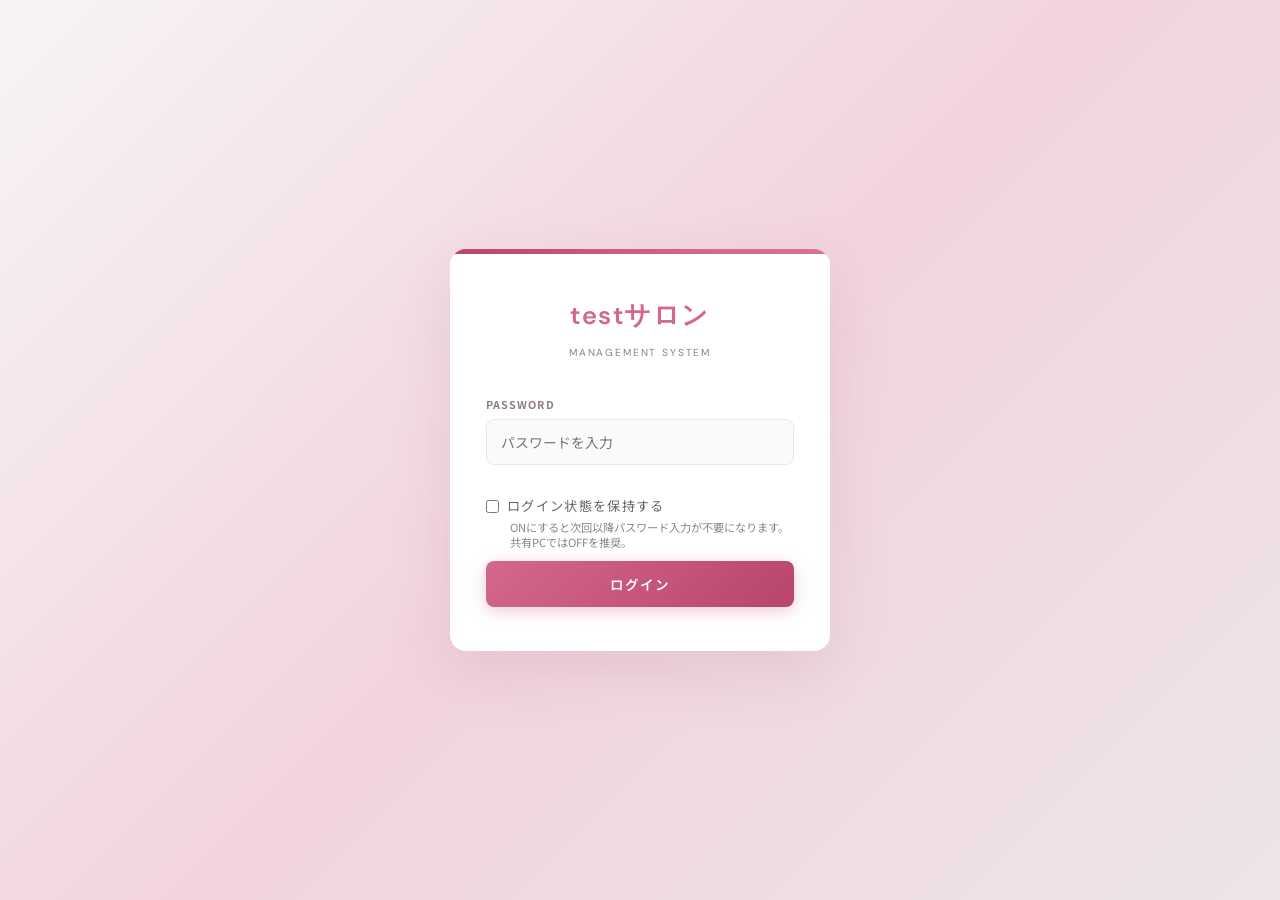
<file: reservations.html>
<!DOCTYPE html>
<html lang="ja">
<head>
  <meta charset="UTF-8">
  <link rel="icon" href="favicon.ico">
  <link rel="apple-touch-icon" href="icon-192.png">
  <link rel="manifest" href="manifest.json">
  <meta name="theme-color" content="#D4688A">
  <meta name="viewport" content="width=device-width, initial-scale=1.0, viewport-fit=cover">
  <title>予約管理</title>
  <link rel="stylesheet" href="css/style.css">
  <script src="js/config.js"></script>
  <script src="js/auth.js"></script>
  <script src="js/api.js"></script>
  <script src="js/csv.js"></script>
  <style>
    /* ── フィルタータブ ── */
    .filter-tabs {
      display: flex;
      gap: 8px;
      margin-bottom: 16px;
      flex-wrap: wrap;
      align-items: center;
    }
    .filter-tab {
      background: var(--white);
      border: 1px solid var(--border);
      color: var(--text-light);
      padding: 6px 16px;
      border-radius: 20px;
      font-size: 0.82rem;
      transition: all 0.2s;
      cursor: pointer;
    }
    .filter-tab:hover { border-color: var(--gold); color: var(--gold); }
    .filter-tab.active {
      background: var(--gold);
      border-color: var(--gold);
      color: #fff;
      font-weight: 500;
    }
    .filter-tab .tab-count {
      background: rgba(255,255,255,0.3);
      border-radius: 10px;
      padding: 1px 7px;
      font-size: 0.75rem;
      margin-left: 4px;
    }
    .filter-tab:not(.active) .tab-count {
      background: var(--gold-light);
      color: var(--gold-dark);
    }

    /* ── キャンセルトグル ── */
    .toggle-cancel {
      background: transparent;
      border: 1px solid var(--border);
      color: var(--text-light);
      padding: 6px 14px;
      border-radius: 20px;
      font-size: 0.82rem;
      cursor: pointer;
      transition: all 0.2s;
      margin-left: auto;
    }
    .toggle-cancel:hover { border-color: var(--gold); color: var(--gold); }
    .toggle-cancel.hiding { border-color: #FBBABA; color: #B71C1C; background: #FDEAEA; }

    /* ── 今日ハイライト ── */
    tr.today-row td {
      background: var(--gold-bg);
    }
    tr.today-row td:first-child {
      border-left: 3px solid var(--gold);
    }
    .btn-complete {
      background: transparent;
      border: 1px solid #A5D6A7;
      color: #2E7D4F;
      font-size: 0.75rem;
      padding: 5px 12px;
      border-radius: 4px;
      transition: background 0.2s;
    }
    .btn-complete:hover { background: #EAF7EE; }
    .today-mark {
      display: inline-block;
      background: var(--gold);
      color: #fff;
      font-size: 0.68rem;
      padding: 1px 6px;
      border-radius: 3px;
      margin-left: 5px;
      vertical-align: middle;
    }

    /* ── 新規予約モーダル ── */
    .modal-overlay {
      display: none;
      position: fixed;
      inset: 0;
      background: rgba(0,0,0,0.45);
      z-index: 1000;
      align-items: center;
      justify-content: center;
    }
    .modal-overlay.open { display: flex; }
    .modal-box {
      background: #fff;
      border-radius: 12px;
      padding: 32px 28px 24px;
      width: 440px;
      max-width: 95vw;
      box-shadow: 0 8px 32px rgba(0,0,0,0.18);
    }
    .modal-title {
      font-size: 1.1rem;
      font-weight: 700;
      color: var(--text);
      margin-bottom: 20px;
      padding-bottom: 10px;
      border-bottom: 1px solid var(--border);
    }
    .modal-field {
      margin-bottom: 14px;
    }
    .modal-field label {
      display: block;
      font-size: 0.8rem;
      color: var(--text-light);
      margin-bottom: 4px;
      font-weight: 500;
    }
    .modal-field label span.req {
      color: #B71C1C;
      margin-left: 3px;
    }
    .modal-field input,
    .modal-field select {
      width: 100%;
      padding: 9px 12px;
      border: 1px solid var(--border);
      border-radius: 6px;
      font-size: 0.92rem;
      box-sizing: border-box;
      color: var(--text);
      background: #fff;
    }
    .modal-field input:focus,
    .modal-field select:focus {
      outline: none;
      border-color: var(--gold);
      box-shadow: 0 0 0 2px rgba(184,80,66,0.1);
    }
    .modal-row { display: flex; gap: 10px; }
    .modal-row .modal-field { flex: 1; }
    .modal-actions {
      display: flex;
      gap: 10px;
      justify-content: flex-end;
      margin-top: 20px;
    }
    .btn-add-res {
      background: var(--gold);
      color: #fff;
      border: none;
      padding: 8px 18px;
      border-radius: 20px;
      font-size: 0.85rem;
      font-weight: 600;
      cursor: pointer;
      transition: opacity 0.2s;
    }
    .btn-add-res:hover { opacity: 0.85; }

    /* ── 顧客名サジェスト ── */
    .suggest-wrap {
      position: relative;
    }
    .suggest-list {
      position: absolute;
      top: 100%;
      left: 0;
      right: 0;
      background: #fff;
      border: 1px solid var(--border);
      border-top: none;
      border-radius: 0 0 6px 6px;
      box-shadow: 0 4px 12px rgba(0,0,0,0.12);
      z-index: 2000;
      max-height: 200px;
      overflow-y: auto;
      display: none;
    }
    .suggest-list.open { display: block; }
    .suggest-item {
      padding: 8px 12px;
      cursor: pointer;
      font-size: 0.9rem;
      border-bottom: 1px solid #f0f0f0;
    }
    .suggest-item:last-child { border-bottom: none; }
    .suggest-item:hover { background: var(--gold-bg); }
    .suggest-item .suggest-name { font-weight: 600; color: var(--text); }
    .suggest-item .suggest-phone { font-size: 0.78rem; color: var(--text-light); margin-left: 8px; }

    /* ── 編集ボタン ── */
    .btn-edit {
      background: transparent;
      border: 1px solid #90CAF9;
      color: #1565C0;
      font-size: 0.75rem;
      padding: 5px 10px;
      border-radius: 4px;
      transition: background 0.2s;
      cursor: pointer;
    }
    .btn-edit:hover { background: #E3F2FD; }
  </style>
</head>
<body>
<!-- 画面下部タブバー（スマホ専用） -->
<nav class="mobile-tab-bar">
  <div class="mobile-tab-bar-inner">
    <a href="dashboard.html" class="mobile-tab-item">
      <span class="mobile-tab-icon">🏠</span>ホーム
    </a>
    <a href="reservations.html" class="mobile-tab-item active">
      <span class="mobile-tab-icon">📅</span>予約
    </a>
    <a href="customers.html" class="mobile-tab-item">
      <span class="mobile-tab-icon">👥</span>顧客
    </a>
    <a href="sales.html" class="mobile-tab-item">
      <span class="mobile-tab-icon">📊</span>売上
    </a>
    <a href="settings.html" class="mobile-tab-item">
      <span class="mobile-tab-icon">⚙️</span>設定
    </a>
  </div>
</nav>

<div class="layout">

  <!-- サイドバー -->
  <aside class="sidebar" id="sidebar">
    <div class="sidebar-logo">
      <span class="logo-en" id="salonNameSidebar">Salon</span>
      <span class="logo-jp">サロン管理システム</span>
      <span class="logo-sub">Admin Panel</span>
    </div>
    <nav class="sidebar-nav">
      <div class="nav-label">Menu</div>
      <a href="dashboard.html" class="nav-item">
        <span class="nav-icon">◈</span> ダッシュボード
      </a>
      <a href="reservations.html" class="nav-item active">
        <span class="nav-icon">◷</span> 予約管理
      </a>
      <a href="customers.html" class="nav-item">
        <span class="nav-icon">◉</span> 顧客管理
      </a>
      <a href="sales.html" class="nav-item">
        <span class="nav-icon">◑</span> 売上レポート
      </a>
      <a href="settings.html" class="nav-item">
        <span class="nav-icon">◎</span> 設定
      </a>
      <a href="exchange-admin.html" class="nav-item" style="display:none" title="β版では無効">
        <span class="nav-icon">◈</span> 交換管理
      </a>
    </nav>
    <div class="sidebar-footer">
      <button class="btn-logout" onclick="logout()">ログアウト</button>
    </div>
  </aside>

  <!-- メインコンテンツ -->
  <div class="main-content">
    <div class="page-header">
      <div>
        <div class="page-title">Reservations</div>
        <div class="page-subtitle">予約管理</div>
      </div>
      <div class="header-right" style="display:flex;gap:10px;align-items:center;flex-wrap:wrap;">
        <div id="headerBadges" style="display:flex;gap:8px;flex-wrap:wrap;"></div>
        <button class="btn btn-outline" onclick="downloadReservationsCsv()">📥 CSVダウンロード</button>
        <button class="btn-add-res" onclick="openAddModal()">＋ 新規予約</button>
      </div>
    </div>

    <div class="page-body">

      <!-- 月ナビゲーション -->
      <div class="month-nav">
        <button onclick="changeMonth(-1)">‹</button>
        <span class="month-label" id="monthLabel">—</span>
        <button onclick="changeMonth(1)">›</button>
      </div>

      <!-- フィルタータブ + キャンセルトグル -->
      <div class="filter-tabs" id="filterTabs" style="display:none;">
        <button class="filter-tab active" data-status="all" onclick="setFilter('all')">
          すべて <span class="tab-count" id="cnt-all">0</span>
        </button>
        <button class="filter-tab" data-status="未送信" onclick="setFilter('未送信')">
          未送信 <span class="tab-count" id="cnt-未送信">0</span>
        </button>
        <button class="filter-tab" data-status="送信済" onclick="setFilter('送信済')">
          送信済 <span class="tab-count" id="cnt-送信済">0</span>
        </button>
        <button class="filter-tab" data-status="リマインド済" onclick="setFilter('リマインド済')">
          リマインド済 <span class="tab-count" id="cnt-リマインド済">0</span>
        </button>
        <button class="toggle-cancel" id="toggleCancel" onclick="toggleCancel()">
          キャンセルを非表示
        </button>
      </div>

      <!-- 予約テーブル -->
      <div class="card">
        <div class="card-title">📋 予約一覧</div>
        <div id="reservationContent">
          <div class="loading"><div class="spinner"></div> 読み込み中...</div>
        </div>
      </div>

    </div>
  </div>
</div>

<!-- 予約編集モーダル -->
<div class="modal-overlay" id="editModal">
  <div class="modal-box">
    <div class="modal-title">✏️ 予約を編集</div>
    <input type="hidden" id="e_row">
    <div class="modal-row">
      <div class="modal-field">
        <label>日付<span class="req">*</span></label>
        <input type="date" id="e_date">
      </div>
      <div class="modal-field">
        <label>時間<span class="req">*</span></label>
        <input type="time" id="e_time">
      </div>
    </div>
    <div class="modal-field">
      <label>メニュー</label>
      <input type="text" id="e_menu" placeholder="全身脱毛 など">
    </div>
    <div class="modal-actions">
      <button class="btn" onclick="closeEditModal()">キャンセル</button>
      <button class="btn-add-res" id="editSubmitBtn" onclick="submitEditReservation()">変更を保存</button>
    </div>
  </div>
</div>

<!-- 新規予約モーダル -->
<div class="modal-overlay" id="addModal">
  <div class="modal-box">
    <div class="modal-title">📋 新規予約を追加</div>
    <div class="modal-row">
      <div class="modal-field">
        <label>日付<span class="req">*</span></label>
        <input type="date" id="f_date">
      </div>
      <div class="modal-field">
        <label>時間<span class="req">*</span></label>
        <input type="time" id="f_time" value="10:00">
      </div>
    </div>
    <div class="modal-field suggest-wrap">
      <label>お客様名<span class="req">*</span></label>
      <input type="text" id="f_name" placeholder="山田 花子" autocomplete="off">
      <div class="suggest-list" id="suggestList"></div>
    </div>
    <div class="modal-field">
      <label>電話番号</label>
      <input type="tel" id="f_phone" placeholder="09012345678">
    </div>
    <div class="modal-field">
      <label>メニュー</label>
      <input type="text" id="f_menu" placeholder="全身脱毛 など">
    </div>
    <div class="modal-field">
      <label>備考</label>
      <input type="text" id="f_note" placeholder="初回割引など">
    </div>
    <div class="modal-actions">
      <button class="btn" onclick="closeAddModal()">キャンセル</button>
      <button class="btn-add-res" id="addSubmitBtn" onclick="submitAddReservation()">予約を保存</button>
    </div>
  </div>
</div>

<script>
  checkAuth();
  document.getElementById('salonNameSidebar').textContent = SALON_NAME;
  document.title = '予約管理 - ' + SALON_NAME;

  let currentYear  = new Date().getFullYear();
  let currentMonth = new Date().getMonth() + 1;
  let allReservations = [];
  let currentFilter   = 'all';
  let hidingCancel    = false;

  const todayStr = (() => {
    const d = new Date();
    const y = d.getFullYear();
    const m = String(d.getMonth() + 1).padStart(2, '0');
    const day = String(d.getDate()).padStart(2, '0');
    return `${y}/${m}/${day}`;
  })();

  function monthStr() {
    return `${currentYear}/${String(currentMonth).padStart(2, '0')}`;
  }
  function updateMonthLabel() {
    document.getElementById('monthLabel').textContent =
      `${currentYear}年${currentMonth}月`;
  }
  function changeMonth(delta) {
    currentMonth += delta;
    if (currentMonth > 12) { currentMonth = 1;  currentYear++; }
    if (currentMonth < 1)  { currentMonth = 12; currentYear--; }
    updateMonthLabel();
    loadReservations();
  }

  function statusBadge(status) {
    const map = {
      '送信済':       'badge-green',
      'リマインド済': 'badge-blue',
      'キャンセル':   'badge-red',
      '未送信':       'badge-gray',
    };
    const cls = map[status] || 'badge-gray';
    return `<span class="badge ${cls}">${status || '未送信'}</span>`;
  }

  function planBadge(r) {
    if (r.plan === '回数コース') {
      const color = r.courseRemaining <= 2 ? '#B71C1C' : r.courseRemaining <= 4 ? '#E65100' : '#2E7D4F';
      return `<span style="display:inline-flex;align-items:center;gap:4px;background:#f0f8ff;border:1px solid #b3d9f7;color:#1565C0;border-radius:20px;padding:2px 10px;font-size:0.8rem;font-weight:600;">🎟 <span style="background:${color};color:#fff;border-radius:10px;padding:1px 7px;font-size:0.78rem;">残${r.courseRemaining}回</span></span>`;
    }
    return `<span style="background:#f5f5f5;border:1px solid #ddd;color:#999;border-radius:20px;padding:2px 10px;font-size:0.8rem;">都度払い</span>`;
  }

  // ② 件数バッジ更新
  function updateBadges(list) {
    const total    = list.filter(r => r.status !== 'キャンセル').length;
    const canceled = list.filter(r => r.status === 'キャンセル').length;
    document.getElementById('headerBadges').innerHTML = `
      <span class="badge badge-gold">今月 ${total} 件</span>
      ${canceled > 0 ? `<span class="badge badge-red">キャンセル ${canceled} 件</span>` : ''}
    `;

    // タブカウント更新
    const statuses = ['未送信','送信済','リマインド済'];
    const all = list.filter(r => r.status !== 'キャンセル').length;
    document.getElementById('cnt-all').textContent = all;
    statuses.forEach(s => {
      const el = document.getElementById('cnt-' + s);
      if (el) el.textContent = list.filter(r => r.status === s).length;
    });
  }

  // ① フィルター切替
  function setFilter(status) {
    currentFilter = status;
    document.querySelectorAll('.filter-tab').forEach(btn => {
      btn.classList.toggle('active', btn.dataset.status === status);
    });
    renderTable();
  }

  // ④ キャンセル表示トグル
  function toggleCancel() {
    hidingCancel = !hidingCancel;
    const btn = document.getElementById('toggleCancel');
    if (hidingCancel) {
      btn.textContent = 'キャンセルを表示';
      btn.classList.add('hiding');
    } else {
      btn.textContent = 'キャンセルを非表示';
      btn.classList.remove('hiding');
    }
    renderTable();
  }

  function renderTable() {
    const el = document.getElementById('reservationContent');

    let list = allReservations;

    // キャンセル非表示
    if (hidingCancel) {
      list = list.filter(r => r.status !== 'キャンセル');
    }

    // ステータスフィルター（「all」はキャンセル以外全て）
    if (currentFilter !== 'all') {
      list = list.filter(r => r.status === currentFilter);
    } else {
      // allタブでもキャンセル非表示オフなら全件（キャンセルも含む）
    }

    if (list.length === 0) {
      el.innerHTML = `<div class="empty-state"><div class="empty-icon">🌿</div><p>該当する予約はありません</p></div>`;
      return;
    }

    el.innerHTML = `
      <div class="table-wrap">
        <table class="responsive-card">
          <thead>
            <tr>
              <th>日付</th>
              <th>時間</th>
              <th>お客様名</th>
              <th>メニュー</th>
              <th>残回数</th>
              <th>電話番号</th>
              <th>ステータス</th>
              <th>操作</th>
            </tr>
          </thead>
          <tbody>
            ${list.map(r => {
              const isToday   = r.date === todayStr;
              const isCancel  = r.status === 'キャンセル';
              const isDone    = r.status === '完了';
              const statusClass = isCancel ? 'status-cancelled' : (isDone ? 'status-completed' : 'status-pending');
              const rowClass  = (isToday ? 'today-row ' : '') + statusClass;
              const rowStyle  = isCancel ? 'opacity:0.5' : '';
              const todayMark = isToday ? '<span class="today-mark">TODAY</span>' : '';
              return `
              <tr id="row-${r.row}" class="${rowClass}" ${rowStyle ? `style="${rowStyle}"` : ''}>
                <td data-label="日付">${r.date}${todayMark}</td>
                <td data-label="時間"><strong>${r.time}</strong></td>
                <td data-label="お客様名">${r.customerId ? `<a href="customer-detail.html?id=${encodeURIComponent(r.customerId)}" style="color:var(--gold-dark);text-decoration:underline;font-weight:600;">${r.name}</a>` : r.name} 様</td>
                <td data-label="メニュー">${r.menu || '—'}</td>
                <td data-label="残回数">${planBadge(r)}</td>
                <td data-label="電話番号">${r.phone || '—'}</td>
                <td data-label="ステータス">${statusBadge(r.status)}</td>
                <td data-label="操作" style="display:flex;gap:6px;flex-wrap:wrap;justify-content:flex-end;">
                  ${r.status === '完了'
                    ? '<span style="color:#2E7D4F;font-size:0.82rem;">✓ 完了</span>'
                    : isCancel
                      ? '—'
                      : `<button class="btn btn-complete" onclick="doComplete(${r.row}, this)">完了</button>
                         <button class="btn btn-danger" onclick="doCancel(${r.row}, this)">キャンセル</button>
                         <button class="btn-edit" onclick="openEditModal(${r.row}, '${r.date}', '${r.time}', ${JSON.stringify(r.menu || '')})">✏️</button>`}
                </td>
              </tr>`;
            }).join('')}
          </tbody>
        </table>
      </div>`;
  }

  function getFilteredReservations() {
    let list = allReservations;
    if (hidingCancel) {
      list = list.filter(r => r.status !== 'キャンセル');
    }
    if (currentFilter !== 'all') {
      list = list.filter(r => r.status === currentFilter);
    }
    return list;
  }

  function downloadReservationsCsv() {
    const list = getFilteredReservations();
    if (!list || list.length === 0) {
      alert('ダウンロードする予約データがありません');
      return;
    }
    const headers = ['予約日時','顧客名','メニュー','ステータス','備考'];
    const rows = list.map(r => {
      const dt = `${r.date || ''}${r.time ? ' ' + r.time : ''}`;
      return [
        dt,
        r.name || '',
        r.menu || '',
        r.status || '',
        r.note || '', // 現状APIに備考なし
      ];
    });
    const fname = `予約_${currentYear}-${String(currentMonth).padStart(2,'0')}.csv`;
    downloadCsv(fname, headers, rows);
  }

  async function loadReservations() {
    const el = document.getElementById('reservationContent');
    el.innerHTML = '<div class="loading"><div class="spinner"></div> 読み込み中...</div>';
    document.getElementById('filterTabs').style.display = 'none';

    const data = await getReservations(monthStr());
    if (!data) {
      el.innerHTML = '<div class="empty-state"><p>データの取得に失敗しました</p></div>';
      return;
    }

    allReservations = data.reservations || [];
    updateBadges(allReservations);
    document.getElementById('filterTabs').style.display = 'flex';
    renderTable();
  }

  async function doComplete(row, btn) {
    if (!confirm('来店完了にしますか？\nメニューに応じたポイントが自動で付与されます。')) return;
    btn.disabled    = true;
    btn.textContent = '処理中...';
    const res = await completeReservation(row);
    if (res && res.success) {
      loadReservations();
    } else {
      alert('処理に失敗しました: ' + (res && res.message ? res.message : ''));
      btn.disabled    = false;
      btn.textContent = '完了';
    }
  }

  async function doCancel(row, btn) {
    if (!confirm('この予約をキャンセルしますか？')) return;
    btn.disabled    = true;
    btn.textContent = '処理中...';
    const res = await cancelReservation(row);
    if (res && res.success) {
      loadReservations();
    } else {
      alert('キャンセルに失敗しました。');
      btn.disabled    = false;
      btn.textContent = 'キャンセル';
    }
  }

  updateMonthLabel();

  // ── 顧客名サジェスト ─────────────────────────────────────────
  let customerCache = [];

  async function loadCustomerCache() {
    const data = await getCustomers();
    if (data && data.customers) {
      customerCache = data.customers.filter(c => c.name);
    }
  }

  Promise.all([loadReservations(), loadCustomerCache()]);

  const nameInput   = document.getElementById('f_name');
  const suggestList = document.getElementById('suggestList');

  nameInput.addEventListener('input', function() {
    const q = this.value.trim();
    if (!q || customerCache.length === 0) {
      suggestList.classList.remove('open');
      return;
    }
    const matched = customerCache.filter(c =>
      c.name.includes(q)
    ).slice(0, 8);

    if (matched.length === 0) {
      suggestList.classList.remove('open');
      return;
    }

    suggestList.innerHTML = matched.map(c => `
      <div class="suggest-item" onclick="selectSuggest(${JSON.stringify(c.name)}, ${JSON.stringify(c.phone || '')})">
        <span class="suggest-name">${c.name}</span>
        <span class="suggest-phone">${c.phone || ''}</span>
      </div>
    `).join('');
    suggestList.classList.add('open');
  });

  nameInput.addEventListener('blur', function() {
    setTimeout(() => suggestList.classList.remove('open'), 150);
  });

  function selectSuggest(name, phone) {
    document.getElementById('f_name').value  = name;
    document.getElementById('f_phone').value = phone;
    suggestList.classList.remove('open');
  }

  // ── 予約編集モーダル ──────────────────────────────────────────
  function openEditModal(row, date, time, menu) {
    document.getElementById('e_row').value  = row;
    // date: "yyyy/MM/dd" → "yyyy-MM-dd" に変換
    document.getElementById('e_date').value = date.replace(/\//g, '-');
    document.getElementById('e_time').value = time;
    document.getElementById('e_menu').value = menu || '';
    document.getElementById('editSubmitBtn').disabled = false;
    document.getElementById('editSubmitBtn').textContent = '変更を保存';
    document.getElementById('editModal').classList.add('open');
  }

  function closeEditModal() {
    document.getElementById('editModal').classList.remove('open');
  }

  document.getElementById('editModal').addEventListener('click', function(e) {
    if (e.target === this) closeEditModal();
  });

  async function submitEditReservation() {
    const row  = document.getElementById('e_row').value;
    const date = document.getElementById('e_date').value;
    const time = document.getElementById('e_time').value;
    const menu = document.getElementById('e_menu').value.trim();

    if (!date || !time) {
      alert('日付と時間は必須です');
      return;
    }

    const btn = document.getElementById('editSubmitBtn');
    btn.disabled = true;
    btn.textContent = '保存中...';

    const dateFormatted = date.replace(/-/g, '/') + ' ' + time;
    const res = await updateReservation(Number(row), dateFormatted, menu);

    if (res && res.success) {
      closeEditModal();
      loadReservations();
    } else {
      alert('更新に失敗しました: ' + (res && res.message ? res.message : '不明なエラー'));
      btn.disabled = false;
      btn.textContent = '変更を保存';
    }
  }

  // ── 新規予約モーダル ──────────────────────────────
  function openAddModal() {
    // 今日の日付をデフォルト設定
    const today = new Date();
    const yyyy = today.getFullYear();
    const mm   = String(today.getMonth() + 1).padStart(2, '0');
    const dd   = String(today.getDate()).padStart(2, '0');
    document.getElementById('f_date').value = `${yyyy}-${mm}-${dd}`;
    document.getElementById('f_name').value  = '';
    document.getElementById('f_phone').value = '';
    document.getElementById('f_menu').value  = '';
    document.getElementById('f_note').value  = '';
    document.getElementById('addSubmitBtn').disabled = false;
    document.getElementById('addSubmitBtn').textContent = '予約を保存';
    document.getElementById('addModal').classList.add('open');
    setTimeout(() => document.getElementById('f_name').focus(), 100);
  }

  function closeAddModal() {
    document.getElementById('addModal').classList.remove('open');
  }

  // オーバーレイクリックで閉じる
  document.getElementById('addModal').addEventListener('click', function(e) {
    if (e.target === this) closeAddModal();
  });

  async function submitAddReservation() {
    const date  = document.getElementById('f_date').value;
    const time  = document.getElementById('f_time').value;
    const name  = document.getElementById('f_name').value.trim();
    const phone = document.getElementById('f_phone').value.trim();
    const menu  = document.getElementById('f_menu').value.trim();
    const note  = document.getElementById('f_note').value.trim();

    if (!date || !time || !name) {
      alert('日付・時間・お客様名は必須です');
      return;
    }

    const btn = document.getElementById('addSubmitBtn');
    btn.disabled = true;
    btn.textContent = '保存中...';

    // "yyyy/MM/dd HH:mm" 形式に変換
    const dateFormatted = date.replace(/-/g, '/') + ' ' + time;

    const res = await saveReservation({
      name,
      phone,
      date: dateFormatted,
      menu,
      note,
    });

    if (res && res.success) {
      closeAddModal();
      // 保存した月に移動してリロード
      const [y, m] = date.split('-');
      currentYear  = parseInt(y);
      currentMonth = parseInt(m);
      updateMonthLabel();
      loadReservations();
    } else {
      alert('保存に失敗しました: ' + (res && res.message ? res.message : '不明なエラー'));
      btn.disabled = false;
      btn.textContent = '予約を保存';
    }
  }
</script>
</body>
</html>
</file>
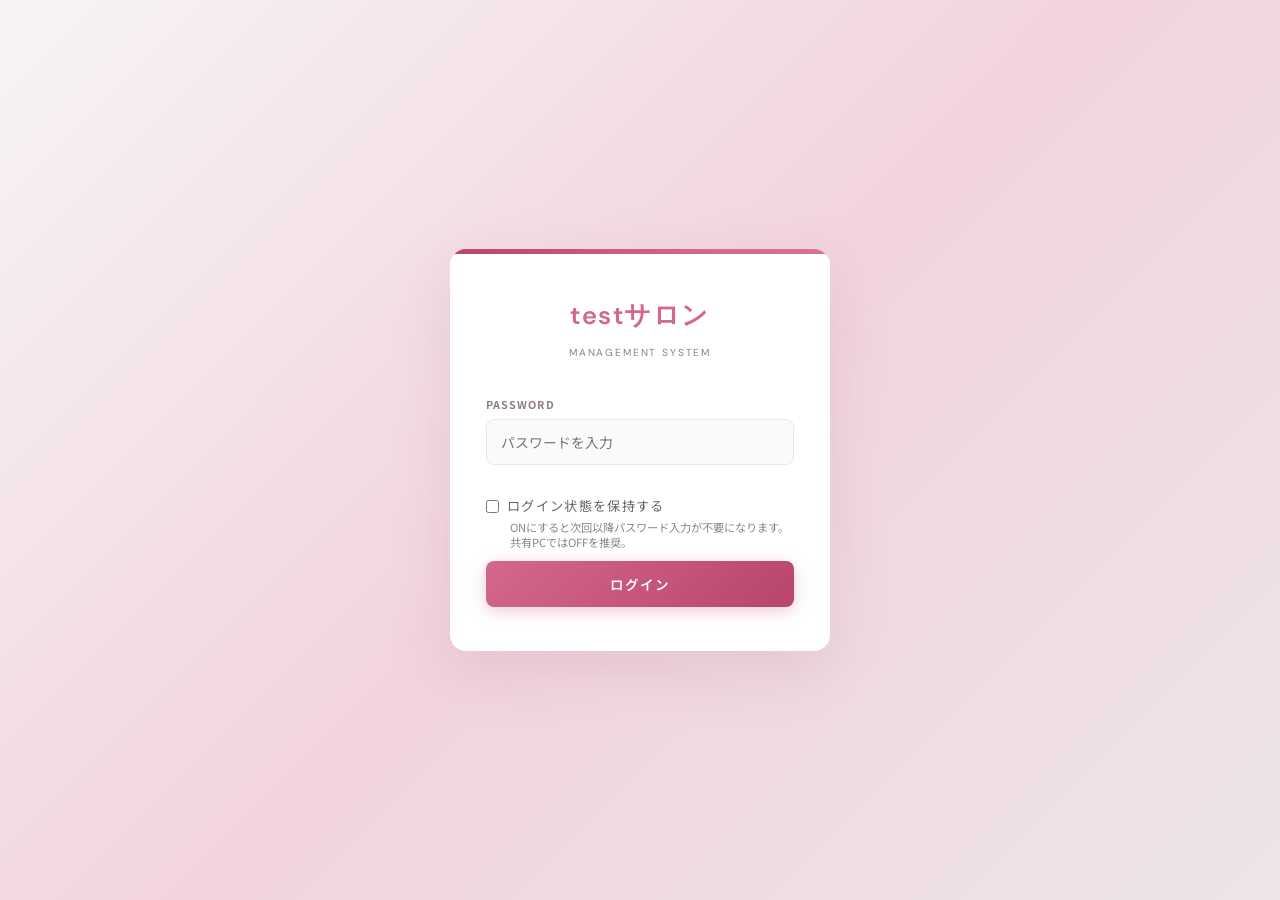
<file: settings.html>
<!DOCTYPE html>
<html lang="ja">
<head>
  <meta charset="UTF-8">
  <link rel="icon" href="favicon.ico">
  <link rel="apple-touch-icon" href="icon-192.png">
  <link rel="manifest" href="manifest.json">
  <meta name="theme-color" content="#D4688A">
  <meta name="viewport" content="width=device-width, initial-scale=1.0, viewport-fit=cover">
  <title>設定</title>
  <link rel="stylesheet" href="css/style.css">
  <script src="js/config.js"></script>
  <script src="js/auth.js"></script>
  <script src="js/api.js"></script>
</head>
<body>
<!-- 画面下部タブバー（スマホ専用） -->
<nav class="mobile-tab-bar">
  <div class="mobile-tab-bar-inner">
    <a href="dashboard.html" class="mobile-tab-item">
      <span class="mobile-tab-icon">🏠</span>ホーム
    </a>
    <a href="reservations.html" class="mobile-tab-item">
      <span class="mobile-tab-icon">📅</span>予約
    </a>
    <a href="customers.html" class="mobile-tab-item">
      <span class="mobile-tab-icon">👥</span>顧客
    </a>
    <a href="sales.html" class="mobile-tab-item">
      <span class="mobile-tab-icon">📊</span>売上
    </a>
    <a href="settings.html" class="mobile-tab-item active">
      <span class="mobile-tab-icon">⚙️</span>設定
    </a>
  </div>
</nav>

<div class="layout">

  <!-- サイドバー -->
  <aside class="sidebar" id="sidebar">
    <div class="sidebar-logo">
      <span class="logo-en" id="salonNameSidebar">Salon</span>
      <span class="logo-jp">サロン管理システム</span>
      <span class="logo-sub">Admin Panel</span>
    </div>
    <nav class="sidebar-nav">
      <div class="nav-label">Menu</div>
      <a href="dashboard.html" class="nav-item">
        <span class="nav-icon">◈</span> ダッシュボード
      </a>
      <a href="reservations.html" class="nav-item">
        <span class="nav-icon">◷</span> 予約管理
      </a>
      <a href="customers.html" class="nav-item">
        <span class="nav-icon">◉</span> 顧客管理
      </a>
      <a href="sales.html" class="nav-item">
        <span class="nav-icon">◑</span> 売上レポート
      </a>
      <a href="settings.html" class="nav-item active">
        <span class="nav-icon">◎</span> 設定
      </a>
      <a href="exchange-admin.html" class="nav-item" style="display:none" title="β版では無効">
        <span class="nav-icon">◈</span> 交換管理
      </a>
    </nav>
    <div class="sidebar-footer">
      <button class="btn-logout" onclick="logout()">ログアウト</button>
    </div>
  </aside>

  <!-- メインコンテンツ -->
  <div class="main-content">
    <div class="page-header">
      <div>
        <div class="page-title">Settings</div>
        <div class="page-subtitle">設定</div>
      </div>
    </div>

    <div class="page-body">

      <!-- タブナビゲーション -->
      <div class="settings-tabs">
        <button class="settings-tab active" onclick="showSection('section-point', this)">ポイント設定</button>
        <button class="settings-tab" onclick="showSection('section-price', this)">メニュー単価</button>
        <button class="settings-tab" onclick="showSection('section-course', this)">コース料金</button>
        <button class="settings-tab" onclick="showSection('section-closed', this)">定休日設定</button>
        <button class="settings-tab" onclick="showSection('section-coursemgmt', this)">コース管理</button>
        <button class="settings-tab" onclick="showSection('section-ops', this)">運用設定</button>
      </div>

      <!-- メニュー別ポイント設定 -->
      <div id="section-point">
        <div class="card">
          <div class="card-title">🎁 メニュー別ポイント設定</div>
          <p style="color:var(--text-light);font-size:0.88rem;margin-bottom:20px;">
            各メニューで来店完了時に付与するポイント数を設定してください。
          </p>
          <div id="settingsContent">
            <div class="loading"><div class="spinner"></div> 読み込み中...</div>
          </div>
          <div id="saveArea" style="display:none;margin-top:20px;">
            <button class="btn btn-gold" onclick="saveSettings()">保存する</button>
            <span id="saveMsg" style="margin-left:12px;font-size:0.88rem;color:var(--text-light);"></span>
          </div>
        </div>
      </div>

      <!-- メニュー単価設定 -->
      <div id="section-price" style="display:none;">
        <div class="card">
          <div class="card-title">💴 メニュー単価設定</div>
          <p style="color:var(--text-light);font-size:0.88rem;margin-bottom:20px;">
            売上レポートに使用する各メニューの単価（円）を設定してください。
          </p>
          <div id="priceContent">
            <div class="loading"><div class="spinner"></div> 読み込み中...</div>
          </div>
          <div id="priceArea" style="display:none;margin-top:20px;">
            <button class="btn btn-gold" onclick="savePrices()">保存する</button>
            <span id="priceMsg" style="margin-left:12px;font-size:0.88rem;color:var(--text-light);"></span>
          </div>
        </div>
      </div>

      <!-- コース料金設定 -->
      <div id="section-course" style="display:none;">
        <div class="card">
          <div class="card-title">🎟 コース料金設定</div>
          <p style="color:var(--text-light);font-size:0.88rem;margin-bottom:20px;">
            回数コース申し込み時に支払い記録へ自動入力される料金を設定します。
          </p>
          <div id="coursePriceContent">
            <div class="loading"><div class="spinner"></div> 読み込み中...</div>
          </div>
          <div id="coursePriceArea" style="display:none;margin-top:20px;">
            <button class="btn btn-gold" onclick="saveCoursePriceSettings()">保存する</button>
            <span id="coursePriceMsg" style="margin-left:12px;font-size:0.88rem;color:var(--text-light);"></span>
          </div>
        </div>
      </div>

      <!-- コース管理 -->
      <div id="section-coursemgmt" style="display:none;">
        <div class="card">
          <div class="card-title">🗂 コース種別管理</div>
          <p style="color:var(--text-light);font-size:0.88rem;margin-bottom:20px;">
            コース種別（例：全身脱毛、VIO脱毛）と、各種別・回数ごとの料金を設定します。
          </p>

          <!-- コース種別リスト -->
          <div style="margin-bottom:20px;">
            <div style="font-weight:600;margin-bottom:10px;font-size:0.95rem;">コース種別</div>
            <div id="courseTypeList" style="display:flex;flex-wrap:wrap;gap:8px;min-height:32px;margin-bottom:12px;"></div>
            <div style="display:flex;gap:8px;align-items:center;">
              <input type="text" id="newCourseTypeInput" placeholder="例：脇脱毛"
                style="padding:7px 12px;border:1px solid var(--border);border-radius:var(--radius);font-size:0.95rem;width:200px;"
                onkeydown="if(event.key==='Enter') addCourseType()">
              <button class="btn btn-outline" onclick="addCourseType()">＋ 追加</button>
            </div>
          </div>

          <!-- コース料金マトリクス -->
          <div style="margin-bottom:20px;">
            <div style="font-weight:600;margin-bottom:10px;font-size:0.95rem;">コース料金（種別 × 回数）</div>
            <div id="coursePriceMatrix">
              <div class="loading"><div class="spinner"></div> 読み込み中...</div>
            </div>
          </div>

          <div style="margin-top:20px;">
            <button class="btn btn-gold" onclick="saveCourseTypeSettings()">保存する</button>
            <span id="courseMgmtMsg" style="margin-left:12px;font-size:0.88rem;color:var(--text-light);"></span>
          </div>
        </div>
      </div>

      <!-- 定休日設定 -->
      <div id="section-closed" style="display:none;">
        <div class="card">
          <div class="card-title">🚫 定休日設定</div>
          <p style="color:var(--text-light);font-size:0.88rem;margin-bottom:20px;">
            定休曜日または特定の休業日を設定します。LINEから予約しようとした際にブロックされます。
          </p>

          <!-- 定休曜日 -->
          <div style="margin-bottom:24px;">
            <div style="font-weight:600;margin-bottom:10px;font-size:0.95rem;">定休曜日</div>
            <div style="display:flex;gap:10px;flex-wrap:wrap;" id="weekdayCheckboxes">
              <!-- JS で生成 -->
            </div>
          </div>

          <!-- 特定休業日 -->
          <div>
            <div style="font-weight:600;margin-bottom:10px;font-size:0.95rem;">特定休業日</div>
            <div style="display:flex;gap:8px;align-items:center;margin-bottom:12px;">
              <input type="date" id="addDateInput"
                style="padding:6px 10px;border:1px solid var(--border);border-radius:var(--radius);font-size:0.95rem;">
              <button class="btn btn-gold" onclick="addClosedDate()">追加</button>
            </div>
            <div id="closedDateList" style="display:flex;flex-wrap:wrap;gap:8px;min-height:32px;"></div>
          </div>

          <div style="margin-top:20px;">
            <button class="btn btn-gold" onclick="saveClosedDaysSettings()">保存する</button>
            <span id="closedMsg" style="margin-left:12px;font-size:0.88rem;color:var(--text-light);"></span>
          </div>
        </div>
      </div>

      <!-- 運用設定 -->
      <div id="section-ops" style="display:none;">
        <div class="card">
          <div class="card-title">📝 キャンセルポリシー文言</div>
          <p style="color:var(--text-light);font-size:0.88rem;margin-bottom:12px;">
            LINE予約キャンセル完了メッセージの末尾に追記される文言です。空欄の場合は追記されません。
          </p>
          <textarea id="cancelPolicyInput" rows="5"
            style="width:100%;max-width:600px;padding:10px 12px;border:1px solid var(--border);border-radius:var(--radius);font-size:0.95rem;font-family:inherit;resize:vertical;"
            placeholder="例：キャンセルは前日までにお願いいたします。当日キャンセルの場合は..."></textarea>
          <div style="margin-top:14px;">
            <button class="btn btn-gold" onclick="saveCancelPolicySettings()">保存する</button>
            <span id="cancelPolicyMsg" style="margin-left:12px;font-size:0.88rem;color:var(--text-light);"></span>
          </div>
        </div>

        <div class="card" style="margin-top:20px;">
          <div class="card-title">💾 バックアップ警告閾値（日数）</div>
          <p style="color:var(--text-light);font-size:0.88rem;margin-bottom:12px;">
            ダッシュボードの「最新バックアップ」カードで警告表示する日数の閾値です。（デフォルト：3日）
          </p>
          <div style="display:flex;align-items:center;gap:8px;">
            <input type="number" id="backupStaleDaysInput" min="1" max="365" step="1"
              style="width:120px;padding:7px 12px;border:1px solid var(--border);border-radius:var(--radius);font-size:0.95rem;text-align:right;">
            <span style="color:var(--text-light);font-size:0.9rem;">日以上古い場合に警告</span>
          </div>
          <div style="margin-top:14px;">
            <button class="btn btn-gold" onclick="saveBackupStaleDaysSettings()">保存する</button>
            <span id="backupStaleMsg" style="margin-left:12px;font-size:0.88rem;color:var(--text-light);"></span>
          </div>
        </div>
      </div>

    </div>
  </div>
</div>

<script>
  checkAuth();
  document.getElementById('salonNameSidebar').textContent = SALON_NAME;
  document.title = '設定 - ' + SALON_NAME;

  // ────────────────────────────────────────────────
  //  タブ切り替え
  // ────────────────────────────────────────────────
  const SECTION_IDS = ['section-point', 'section-price', 'section-course', 'section-closed', 'section-coursemgmt', 'section-ops'];

  function showSection(id, tabEl) {
    SECTION_IDS.forEach(sid => {
      document.getElementById(sid).style.display = (sid === id) ? 'block' : 'none';
    });
    document.querySelectorAll('.settings-tab').forEach(btn => btn.classList.remove('active'));
    if (tabEl) tabEl.classList.add('active');
  }

  // ────────────────────────────────────────────────
  //  ポイント設定
  // ────────────────────────────────────────────────
  let currentMenuPoints = {};

  async function loadSettings() {
    const data = await getMenuPoints();
    if (!data) {
      document.getElementById('settingsContent').innerHTML =
        '<div class="empty-state"><p>データの取得に失敗しました</p></div>';
      return;
    }
    currentMenuPoints    = data.menuPoints || {};
    const menuList       = data.menuList   || [];
    if (menuList.length === 0) {
      document.getElementById('settingsContent').innerHTML =
        '<div class="empty-state"><div class="empty-icon">🌿</div><p>メニューが設定されていません。<br>GASのスクリプトプロパティ「MENU_LIST」を設定してください。</p></div>';
      return;
    }
    document.getElementById('settingsContent').innerHTML = `
      <div class="table-wrap">
        <table>
          <thead><tr><th>メニュー名</th><th style="width:200px;">付与ポイント (pt)</th></tr></thead>
          <tbody>
            ${menuList.map(menu => `
              <tr>
                <td>${menu}</td>
                <td>
                  <input type="number" min="0" step="1"
                    id="pt_${encodeURIComponent(menu)}"
                    value="${currentMenuPoints[menu] || 0}"
                    style="width:120px;padding:6px 10px;border:1px solid var(--border);border-radius:var(--radius);font-size:0.95rem;text-align:right;"
                    onchange="currentMenuPoints['${menu.replace(/'/g, "\\'")}'] = parseInt(this.value)||0">
                  <span style="color:var(--text-light);font-size:0.85rem;margin-left:4px;">pt</span>
                </td>
              </tr>`).join('')}
          </tbody>
        </table>
      </div>`;
    document.getElementById('saveArea').style.display = 'block';
  }

  async function saveSettings() {
    const btn = document.querySelector('#saveArea .btn-gold');
    btn.disabled = true; btn.textContent = '保存中...';
    document.getElementById('saveMsg').textContent = '';
    const res = await saveMenuPoints(currentMenuPoints);
    btn.disabled = false; btn.textContent = '保存する';
    if (res && res.success) {
      document.getElementById('saveMsg').innerHTML = '<span style="color:#2E7D4F;">✓ 保存しました</span>';
      setTimeout(() => { document.getElementById('saveMsg').textContent = ''; }, 3000);
    } else {
      document.getElementById('saveMsg').innerHTML = '<span style="color:#B71C1C;">保存に失敗しました</span>';
    }
  }

  // ────────────────────────────────────────────────
  //  単価設定
  // ────────────────────────────────────────────────
  let currentMenuPrices = {};

  async function loadPrices() {
    const data = await getMenuPrices();
    if (!data) {
      document.getElementById('priceContent').innerHTML =
        '<div class="empty-state"><p>データの取得に失敗しました</p></div>';
      return;
    }
    currentMenuPrices = data.menuPrices || {};
    const menuList    = data.menuList   || [];
    if (menuList.length === 0) {
      document.getElementById('priceContent').innerHTML =
        '<div class="empty-state"><div class="empty-icon">🌿</div><p>メニューが設定されていません。</p></div>';
      return;
    }
    document.getElementById('priceContent').innerHTML = `
      <div class="table-wrap">
        <table>
          <thead><tr><th>メニュー名</th><th style="width:200px;">単価 (円)</th></tr></thead>
          <tbody>
            ${menuList.map(menu => `
              <tr>
                <td>${menu}</td>
                <td>
                  <input type="number" min="0" step="100"
                    id="price_${encodeURIComponent(menu)}"
                    value="${currentMenuPrices[menu] || 0}"
                    style="width:120px;padding:6px 10px;border:1px solid var(--border);border-radius:var(--radius);font-size:0.95rem;text-align:right;"
                    onchange="currentMenuPrices['${menu.replace(/'/g, "\\'")}'] = parseInt(this.value)||0">
                  <span style="color:var(--text-light);font-size:0.85rem;margin-left:4px;">円</span>
                </td>
              </tr>`).join('')}
          </tbody>
        </table>
      </div>`;
    document.getElementById('priceArea').style.display = 'block';
  }

  async function savePrices() {
    const btn = document.querySelector('#priceArea .btn-gold');
    btn.disabled = true; btn.textContent = '保存中...';
    document.getElementById('priceMsg').textContent = '';
    const res = await saveMenuPrices(currentMenuPrices);
    btn.disabled = false; btn.textContent = '保存する';
    if (res && res.success) {
      document.getElementById('priceMsg').innerHTML = '<span style="color:#2E7D4F;">✓ 保存しました</span>';
      setTimeout(() => { document.getElementById('priceMsg').textContent = ''; }, 3000);
    } else {
      document.getElementById('priceMsg').innerHTML = '<span style="color:#B71C1C;">保存に失敗しました</span>';
    }
  }

  // ────────────────────────────────────────────────
  //  定休日設定
  // ────────────────────────────────────────────────
  const WEEKDAY_LABELS = ['日', '月', '火', '水', '木', '金', '土'];
  let closedWeekdays = [];
  let closedDates    = [];

  function renderWeekdays() {
    document.getElementById('weekdayCheckboxes').innerHTML = WEEKDAY_LABELS.map((label, i) => `
      <label style="display:flex;align-items:center;gap:6px;padding:8px 14px;border:1px solid var(--border);border-radius:20px;cursor:pointer;font-size:0.9rem;background:${closedWeekdays.includes(i) ? '#B85042' : '#fff'};color:${closedWeekdays.includes(i) ? '#fff' : 'inherit'};">
        <input type="checkbox" style="display:none;" ${closedWeekdays.includes(i) ? 'checked' : ''}
          onchange="toggleWeekday(${i}, this.checked)">
        ${label}曜
      </label>`).join('');
  }

  function toggleWeekday(day, checked) {
    if (checked && !closedWeekdays.includes(day)) closedWeekdays.push(day);
    else if (!checked) closedWeekdays = closedWeekdays.filter(d => d !== day);
    renderWeekdays();
  }

  function renderDates() {
    const el = document.getElementById('closedDateList');
    if (closedDates.length === 0) {
      el.innerHTML = '<span style="color:var(--text-light);font-size:0.88rem;">特定休業日なし</span>';
      return;
    }
    el.innerHTML = closedDates.sort().map(d => `
      <span style="display:inline-flex;align-items:center;gap:6px;background:#FFF0EE;border:1px solid #F5BFBB;border-radius:20px;padding:4px 12px;font-size:0.88rem;">
        ${d}
        <button onclick="removeDate('${d}')"
          style="background:none;border:none;cursor:pointer;color:#B85042;font-size:1rem;padding:0;line-height:1;">×</button>
      </span>`).join('');
  }

  function addClosedDate() {
    const input = document.getElementById('addDateInput');
    const val   = input.value;
    if (!val) return;
    const dateStr = val.replace(/-/g, '/');
    if (!closedDates.includes(dateStr)) {
      closedDates.push(dateStr);
      renderDates();
    }
    input.value = '';
  }

  function removeDate(d) {
    closedDates = closedDates.filter(x => x !== d);
    renderDates();
  }

  async function loadClosedDays() {
    const data = await getClosedDays();
    if (!data) return;
    closedWeekdays = data.weekdays || [];
    closedDates    = data.dates    || [];
    renderWeekdays();
    renderDates();
  }

  async function saveClosedDaysSettings() {
    const btn = document.querySelector('#closedMsg').previousElementSibling;
    btn.disabled = true; btn.textContent = '保存中...';
    document.getElementById('closedMsg').textContent = '';
    const res = await saveClosedDays(closedDates, closedWeekdays);
    btn.disabled = false; btn.textContent = '保存する';
    if (res && res.success) {
      document.getElementById('closedMsg').innerHTML = '<span style="color:#2E7D4F;">✓ 保存しました</span>';
      setTimeout(() => { document.getElementById('closedMsg').textContent = ''; }, 3000);
    } else {
      document.getElementById('closedMsg').innerHTML = '<span style="color:#B71C1C;">保存に失敗しました</span>';
    }
  }

  // ────────────────────────────────────────────────
  //  コース料金設定
  // ────────────────────────────────────────────────
  let currentCoursePrices = {};

  async function loadCoursePrices() {
    const data = await getCoursePrices();
    if (!data) {
      document.getElementById('coursePriceContent').innerHTML =
        '<div class="empty-state"><p>データの取得に失敗しました</p></div>';
      return;
    }
    currentCoursePrices = data.coursePrices || {};
    const courseOptions = data.courseOptions || ['10', '12', '15'];
    document.getElementById('coursePriceContent').innerHTML = `
      <div class="table-wrap">
        <table>
          <thead><tr><th>コース</th><th style="width:200px;">料金 (円)</th></tr></thead>
          <tbody>
            ${courseOptions.map(c => `
              <tr>
                <td>${c}回コース</td>
                <td>
                  <input type="number" min="0" step="1000"
                    id="cp_${c}"
                    value="${currentCoursePrices[c] || 0}"
                    style="width:120px;padding:6px 10px;border:1px solid var(--border);border-radius:var(--radius);font-size:0.95rem;text-align:right;"
                    onchange="currentCoursePrices['${c}'] = parseInt(this.value)||0">
                  <span style="color:var(--text-light);font-size:0.85rem;margin-left:4px;">円</span>
                </td>
              </tr>`).join('')}
          </tbody>
        </table>
      </div>`;
    document.getElementById('coursePriceArea').style.display = 'block';
  }

  async function saveCoursePriceSettings() {
    const btn = document.querySelector('#coursePriceArea .btn-gold');
    btn.disabled = true; btn.textContent = '保存中...';
    document.getElementById('coursePriceMsg').textContent = '';
    const res = await saveCoursePrices(currentCoursePrices);
    btn.disabled = false; btn.textContent = '保存する';
    if (res && res.success) {
      document.getElementById('coursePriceMsg').innerHTML = '<span style="color:#2E7D4F;">✓ 保存しました</span>';
      setTimeout(() => { document.getElementById('coursePriceMsg').textContent = ''; }, 3000);
    } else {
      document.getElementById('coursePriceMsg').innerHTML = '<span style="color:#B71C1C;">保存に失敗しました</span>';
    }
  }

  // ────────────────────────────────────────────────
  //  コース種別管理
  // ────────────────────────────────────────────────
  let currentCourseTypes  = [];
  let currentCoursePricesV2 = {};
  const COURSE_COUNTS = ['10', '12', '15'];

  async function loadCourseTypes() {
    const data = await getCourseTypes();
    if (!data) return;
    currentCourseTypes    = data.courseTypes    || [];
    currentCoursePricesV2 = data.coursePrices   || {};
    renderCourseTypeList();
    renderCoursePriceMatrix();
  }

  function renderCourseTypeList() {
    const el = document.getElementById('courseTypeList');
    if (currentCourseTypes.length === 0) {
      el.innerHTML = '<span style="color:var(--text-light);font-size:0.88rem;">種別なし</span>';
      return;
    }
    el.innerHTML = currentCourseTypes.map((t, idx) => `
      <span style="display:inline-flex;align-items:center;gap:6px;background:var(--gold-bg);border:1px solid var(--gold-light);border-radius:20px;padding:5px 14px;font-size:0.9rem;font-weight:600;">
        ${t}
        <button onclick="removeCourseType(${idx})"
          style="background:none;border:none;cursor:pointer;color:#B85042;font-size:1rem;padding:0;line-height:1;">×</button>
      </span>`).join('');
  }

  function renderCoursePriceMatrix() {
    const el = document.getElementById('coursePriceMatrix');
    if (currentCourseTypes.length === 0) {
      el.innerHTML = '<p style="color:var(--text-light);font-size:0.88rem;">先にコース種別を追加してください。</p>';
      return;
    }
    el.innerHTML = `
      <div class="table-wrap">
        <table>
          <thead>
            <tr>
              <th>コース種別</th>
              ${COURSE_COUNTS.map(c => `<th style="width:160px;text-align:right;">${c}回コース（円）</th>`).join('')}
            </tr>
          </thead>
          <tbody>
            ${currentCourseTypes.map(t => `
              <tr>
                <td style="font-weight:600;">${t}</td>
                ${COURSE_COUNTS.map(c => {
                  const key = t + '_' + c;
                  const val = currentCoursePricesV2[key] || 0;
                  return `<td style="text-align:right;">
                    <input type="number" min="0" step="1000"
                      data-key="${key}"
                      value="${val}"
                      style="width:120px;padding:6px 10px;border:1px solid var(--border);border-radius:var(--radius);font-size:0.95rem;text-align:right;"
                      onchange="currentCoursePricesV2['${key}'] = parseInt(this.value)||0">
                    <span style="color:var(--text-light);font-size:0.85rem;margin-left:4px;">円</span>
                  </td>`;
                }).join('')}
              </tr>`).join('')}
          </tbody>
        </table>
      </div>`;
  }

  function addCourseType() {
    const input = document.getElementById('newCourseTypeInput');
    const val   = input.value.trim();
    if (!val) return;
    if (!currentCourseTypes.includes(val)) {
      currentCourseTypes.push(val);
      renderCourseTypeList();
      renderCoursePriceMatrix();
    }
    input.value = '';
  }

  function removeCourseType(idx) {
    const removed = currentCourseTypes.splice(idx, 1)[0];
    // 削除した種別の料金エントリも削除
    COURSE_COUNTS.forEach(c => {
      delete currentCoursePricesV2[removed + '_' + c];
    });
    renderCourseTypeList();
    renderCoursePriceMatrix();
  }

  async function saveCourseTypeSettings() {
    // テーブルのinput値を読み取って currentCoursePricesV2 を更新
    document.querySelectorAll('#coursePriceMatrix input[data-key]').forEach(input => {
      currentCoursePricesV2[input.dataset.key] = parseInt(input.value) || 0;
    });
    const btn = document.querySelector('#section-coursemgmt .btn-gold');
    btn.disabled = true; btn.textContent = '保存中...';
    document.getElementById('courseMgmtMsg').textContent = '';
    const res = await saveCourseTypes(currentCourseTypes, currentCoursePricesV2);
    btn.disabled = false; btn.textContent = '保存する';
    if (res && res.success) {
      document.getElementById('courseMgmtMsg').innerHTML = '<span style="color:#2E7D4F;">✓ 保存しました</span>';
      setTimeout(() => { document.getElementById('courseMgmtMsg').textContent = ''; }, 3000);
    } else {
      document.getElementById('courseMgmtMsg').innerHTML = '<span style="color:#B71C1C;">保存に失敗しました</span>';
    }
  }

  // ────────────────────────────────────────────────
  //  運用設定（キャンセルポリシー・バックアップ閾値）
  // ────────────────────────────────────────────────
  async function loadOpsSettings() {
    const [policy, backup] = await Promise.all([
      getCancelPolicy(),
      getBackupStaleDays(),
    ]);
    if (policy && typeof policy.text === 'string') {
      document.getElementById('cancelPolicyInput').value = policy.text;
    }
    if (backup && backup.days) {
      document.getElementById('backupStaleDaysInput').value = backup.days;
    } else {
      document.getElementById('backupStaleDaysInput').value = 3;
    }
  }

  async function saveCancelPolicySettings() {
    const btn = document.querySelector('#section-ops .btn-gold');
    const msgEl = document.getElementById('cancelPolicyMsg');
    btn.disabled = true; btn.textContent = '保存中...';
    msgEl.textContent = '';
    const text = document.getElementById('cancelPolicyInput').value;
    const res = await saveCancelPolicy(text);
    btn.disabled = false; btn.textContent = '保存する';
    if (res && res.success) {
      msgEl.innerHTML = '<span style="color:#2E7D4F;">✓ 保存しました</span>';
      setTimeout(() => { msgEl.textContent = ''; }, 3000);
    } else {
      msgEl.innerHTML = '<span style="color:#B71C1C;">保存に失敗しました</span>';
    }
  }

  async function saveBackupStaleDaysSettings() {
    const btns = document.querySelectorAll('#section-ops .btn-gold');
    const btn = btns[btns.length - 1];
    const msgEl = document.getElementById('backupStaleMsg');
    btn.disabled = true; btn.textContent = '保存中...';
    msgEl.textContent = '';
    const days = parseInt(document.getElementById('backupStaleDaysInput').value, 10);
    if (isNaN(days) || days < 1 || days > 365) {
      msgEl.innerHTML = '<span style="color:#B71C1C;">1〜365の範囲で指定してください</span>';
      btn.disabled = false; btn.textContent = '保存する';
      return;
    }
    const res = await saveBackupStaleDays(days);
    btn.disabled = false; btn.textContent = '保存する';
    if (res && res.success) {
      msgEl.innerHTML = '<span style="color:#2E7D4F;">✓ 保存しました</span>';
      setTimeout(() => { msgEl.textContent = ''; }, 3000);
    } else {
      msgEl.innerHTML = '<span style="color:#B71C1C;">' + ((res && res.message) || '保存に失敗しました') + '</span>';
    }
  }

  // 初期ロード
  loadSettings();
  loadPrices();
  loadCoursePrices();
  loadClosedDays();
  loadCourseTypes();
  loadOpsSettings();
</script>
</body>
</html>
</file>
<file: css/style.css>
/* ===================================================
   style.css - サロン管理画面 共通スタイル
   デザインコンセプト: Feminine Precision
   大手脱毛サロン（ミュゼ・キレイモ）風プロフェッショナルUI
=================================================== */

@import url('https://fonts.googleapis.com/css2?family=DM+Sans:opsz,wght@9..40,400;9..40,500;9..40,600&family=Noto+Sans+JP:wght@400;500;700&display=swap');

/* ─── CSS変数 ─────────────────────────────────── */
:root {
  /* アクセントカラー（ローズピンク） */
  --primary:        #D4688A;
  --primary-dark:   #B8456A;
  --primary-light:  #F2D4DE;
  --primary-bg:     #FDF6F8;

  /* 後方互換（--goldを参照しているJSがある場合の保険） */
  --gold:           #D4688A;
  --gold-dark:      #B8456A;
  --gold-light:     #F2D4DE;
  --gold-bg:        #FDF6F8;

  /* サイドバー */
  --sidebar-bg:     #FFFFFF;
  --sidebar-w:      240px;

  /* 背景・サーフェス */
  --bg:             #F7F4F5;
  --white:          #FFFFFF;

  /* テキスト */
  --text:           #2D2230;
  --text-light:     #8E7E8A;
  --text-sidebar:   #4A3F47;

  /* ボーダー */
  --border:         #EDE5E8;

  /* シャドウ */
  --shadow:         0 1px 4px rgba(180,120,140,0.10);
  --shadow-md:      0 4px 16px rgba(180,120,140,0.16);

  /* 角丸 */
  --radius:         8px;
  --radius-lg:      16px;

  /* ステータスカラー */
  --success:        #4CAF8C;
  --warning:        #F0A04B;
  --danger:         #E05C6A;
  --info:           #6AAED4;
}

/* ─── リセット ───────────────────────────────── */
*, *::before, *::after { box-sizing: border-box; margin: 0; padding: 0; }
html { font-size: 15px; }
body {
  font-family: 'Noto Sans JP', sans-serif;
  background: var(--bg);
  color: var(--text);
  line-height: 1.7;
  min-height: 100vh;
}
a { text-decoration: none; color: inherit; }
button { cursor: pointer; font-family: inherit; }
input, select, textarea { font-family: inherit; }

/* ─── レイアウト ─────────────────────────────── */
.layout {
  display: flex;
  min-height: 100vh;
}

/* ─── サイドバー（白サイドバー） ────────────── */
.sidebar {
  width: var(--sidebar-w);
  background: var(--sidebar-bg);
  border-right: 1px solid var(--border);
  display: flex;
  flex-direction: column;
  position: fixed;
  top: 0; left: 0;
  height: 100vh;
  z-index: 100;
  transition: transform 0.3s;
  box-shadow: 2px 0 12px rgba(180,120,140,0.08);
}

/* ロゴエリア：ピンクグラデーション */
.sidebar-logo {
  padding: 24px 20px;
  background: linear-gradient(135deg, #D4688A 0%, #B8456A 100%);
  position: relative;
  overflow: hidden;
}
.sidebar-logo::after {
  content: '';
  position: absolute;
  top: -20px; right: -20px;
  width: 80px; height: 80px;
  border-radius: 50%;
  background: rgba(255,255,255,0.08);
}
.sidebar-logo .logo-en {
  font-family: 'DM Sans', sans-serif;
  font-size: 1.25rem;
  font-weight: 600;
  color: #FFFFFF;
  letter-spacing: 0.06em;
  display: block;
}
.sidebar-logo .logo-jp {
  font-size: 0.68rem;
  color: rgba(255,255,255,0.75);
  letter-spacing: 0.12em;
  margin-top: 3px;
  display: block;
}
.sidebar-logo .logo-sub {
  font-size: 0.62rem;
  color: rgba(255,255,255,0.55);
  letter-spacing: 0.1em;
  margin-top: 5px;
  display: block;
  font-family: 'DM Sans', sans-serif;
}

/* ナビゲーション */
.sidebar-nav {
  flex: 1;
  padding: 16px 12px;
  overflow-y: auto;
}
.nav-label {
  font-size: 0.58rem;
  letter-spacing: 0.18em;
  color: var(--text-light);
  padding: 14px 12px 6px;
  text-transform: uppercase;
  font-weight: 700;
}
.nav-item {
  display: flex;
  align-items: center;
  gap: 10px;
  padding: 10px 14px;
  color: var(--text-sidebar);
  font-size: 0.85rem;
  font-weight: 400;
  border-radius: var(--radius);
  transition: all 0.18s;
  position: relative;
  margin-bottom: 2px;
}
.nav-item:hover {
  color: var(--primary);
  background: var(--primary-bg);
}
.nav-item.active {
  color: var(--primary);
  background: var(--primary-bg);
  font-weight: 500;
  border-left: 3px solid var(--primary);
  padding-left: 11px;
}
.nav-item .nav-icon {
  font-size: 1rem;
  width: 20px;
  text-align: center;
  color: var(--text-light);
}
.nav-item.active .nav-icon,
.nav-item:hover .nav-icon {
  color: var(--primary);
}

/* サイドバーフッター */
.sidebar-footer {
  padding: 14px 12px;
  border-top: 1px solid var(--border);
}
.btn-logout {
  width: 100%;
  padding: 10px;
  background: transparent;
  border: 1.5px solid var(--border);
  border-radius: var(--radius);
  color: var(--text-light);
  font-size: 0.8rem;
  letter-spacing: 0.04em;
  transition: all 0.2s;
}
.btn-logout:hover {
  border-color: var(--primary);
  color: var(--primary);
  background: var(--primary-bg);
}

/* ─── メインコンテンツ ───────────────────────── */
.main-content {
  margin-left: var(--sidebar-w);
  flex: 1;
  display: flex;
  flex-direction: column;
  min-height: 100vh;
}

/* ページヘッダー */
.page-header {
  background: var(--white);
  border-bottom: 1px solid var(--border);
  padding: 20px 32px;
  display: flex;
  align-items: center;
  justify-content: space-between;
  box-shadow: 0 1px 4px rgba(180,120,140,0.06);
}
.page-title {
  font-family: 'DM Sans', sans-serif;
  font-size: 1.4rem;
  font-weight: 600;
  color: var(--text);
  letter-spacing: 0.01em;
}
.page-subtitle {
  font-size: 0.8rem;
  color: var(--text-light);
  margin-top: 2px;
}

.page-body {
  padding: 28px 32px;
  flex: 1;
}

/* ─── カード ─────────────────────────────────── */
.card {
  background: var(--white);
  border-radius: var(--radius-lg);
  box-shadow: var(--shadow);
  border: 1px solid var(--border);
  padding: 24px;
  margin-bottom: 24px;
}
.card-title {
  font-size: 0.78rem;
  font-weight: 700;
  letter-spacing: 0.10em;
  color: var(--text-light);
  text-transform: uppercase;
  margin-bottom: 16px;
  padding-bottom: 12px;
  border-bottom: 1px solid var(--border);
  display: flex;
  align-items: center;
  gap: 8px;
}

/* ─── 統計カード ─────────────────────────────── */
.stat-grid {
  display: grid;
  grid-template-columns: repeat(3, 1fr);
  gap: 20px;
  margin-bottom: 24px;
}
.stat-grid-4 {
  grid-template-columns: repeat(4, 1fr);
}
.stat-card {
  background: var(--white);
  border-radius: var(--radius-lg);
  border: 1px solid var(--border);
  border-top: 3px solid var(--primary);
  padding: 20px 24px;
  display: flex;
  align-items: center;
  gap: 18px;
  box-shadow: var(--shadow);
  transition: box-shadow 0.2s, transform 0.2s;
}
.stat-card:hover {
  box-shadow: var(--shadow-md);
  transform: translateY(-1px);
}
/* 統計カードのアクセントカラーバリエーション */
.stat-card:nth-child(2) { border-top-color: var(--info); }
.stat-card:nth-child(3) { border-top-color: var(--success); }
.stat-card:nth-child(4) { border-top-color: var(--warning); }

.stat-icon {
  width: 48px; height: 48px;
  border-radius: 50%;
  background: var(--primary-bg);
  display: flex; align-items: center; justify-content: center;
  font-size: 1.2rem;
  flex-shrink: 0;
  color: var(--primary);
}
.stat-label {
  font-size: 0.72rem;
  color: var(--text-light);
  letter-spacing: 0.04em;
  margin-bottom: 5px;
  font-weight: 500;
}
.stat-value {
  font-family: 'DM Sans', sans-serif;
  font-size: 2rem;
  font-weight: 600;
  color: var(--text);
  line-height: 1;
  letter-spacing: -0.01em;
}
.stat-unit {
  font-size: 0.82rem;
  color: var(--text-light);
  margin-left: 2px;
  font-family: 'Noto Sans JP', sans-serif;
}

/* ─── テーブル ───────────────────────────────── */
.table-wrap {
  overflow-x: auto;
  border-radius: var(--radius-lg);
  border: 1px solid var(--border);
  overflow: hidden;
}
table {
  width: 100%;
  border-collapse: collapse;
  font-size: 0.85rem;
}
thead tr {
  background: var(--primary-bg);
}
th {
  padding: 12px 16px;
  text-align: left;
  font-size: 0.72rem;
  font-weight: 700;
  letter-spacing: 0.08em;
  color: var(--primary-dark);
  border-bottom: 1px solid var(--border);
  white-space: nowrap;
}
td {
  padding: 13px 16px;
  border-bottom: 1px solid #F5F0F3;
  color: var(--text);
  vertical-align: middle;
}
tbody tr:hover { background: var(--primary-bg); }
tbody tr:last-child td { border-bottom: none; }

/* ─── バッジ ─────────────────────────────────── */
.badge {
  display: inline-block;
  padding: 3px 10px;
  border-radius: 20px;
  font-size: 0.72rem;
  font-weight: 700;
  letter-spacing: 0.04em;
}
.badge-green  { background: #E8F7F1; color: var(--success); }
.badge-blue   { background: #E4F0FA; color: var(--info); }
.badge-red    { background: #FDECEA; color: var(--danger); }
.badge-gray   { background: #F3F0F2; color: #7A6F77; }
.badge-gold   { background: var(--primary-light); color: var(--primary-dark); }

/* ─── ボタン ─────────────────────────────────── */
.btn {
  display: inline-flex; align-items: center; gap: 6px;
  padding: 9px 20px;
  border-radius: var(--radius);
  font-size: 0.83rem;
  font-weight: 500;
  transition: all 0.2s;
  border: none;
  letter-spacing: 0.02em;
  cursor: pointer;
}
/* プライマリ（旧btn-gold） */
.btn-gold,
.btn-primary {
  background: var(--primary);
  color: #FFFFFF;
  box-shadow: 0 2px 8px rgba(212,104,138,0.30);
}
.btn-gold:hover,
.btn-primary:hover {
  background: var(--primary-dark);
  box-shadow: 0 4px 12px rgba(184,69,106,0.35);
  transform: translateY(-1px);
}
.btn-outline {
  background: transparent;
  border: 1.5px solid var(--border);
  color: var(--text-light);
}
.btn-outline:hover {
  border-color: var(--primary);
  color: var(--primary);
  background: var(--primary-bg);
}
.btn-danger {
  background: transparent;
  border: 1.5px solid #F5C0C5;
  color: var(--danger);
  font-size: 0.76rem;
  padding: 5px 12px;
  border-radius: var(--radius);
}
.btn-danger:hover {
  background: #FDECEA;
  border-color: var(--danger);
}
.btn-sm { padding: 5px 12px; font-size: 0.78rem; }
.btn-complete {
  background: var(--primary);
  color: #FFFFFF;
  padding: 9px 20px;
  font-size: 0.88rem;
  font-weight: 600;
  box-shadow: 0 3px 10px rgba(212,104,138,0.35);
  letter-spacing: 0.03em;
  border-radius: var(--radius);
}
.btn-complete:hover {
  background: var(--primary-dark);
  box-shadow: 0 5px 14px rgba(184,69,106,0.40);
  transform: translateY(-1px);
}

/* ─── 月ナビゲーション ───────────────────────── */
.month-nav {
  display: inline-flex;
  align-items: center;
  gap: 16px;
  background: var(--white);
  border: 1px solid var(--border);
  border-radius: var(--radius-lg);
  padding: 10px 20px;
  margin-bottom: 20px;
  box-shadow: var(--shadow);
}
.month-nav button {
  background: none; border: none;
  color: var(--primary); font-size: 1.1rem;
  padding: 4px 8px;
  border-radius: 6px;
  transition: background 0.2s;
}
.month-nav button:hover { background: var(--primary-bg); }
.month-nav .month-label {
  font-family: 'DM Sans', sans-serif;
  font-size: 1.05rem;
  font-weight: 500;
  color: var(--text);
  min-width: 120px;
  text-align: center;
}

/* ─── 検索ボックス ───────────────────────────── */
.search-box {
  position: relative;
  margin-bottom: 20px;
  max-width: 320px;
}
.search-box input {
  width: 100%;
  padding: 10px 16px 10px 38px;
  border: 1.5px solid var(--border);
  border-radius: var(--radius);
  background: var(--white);
  font-size: 0.85rem;
  color: var(--text);
  outline: none;
  transition: border-color 0.2s, box-shadow 0.2s;
}
.search-box input:focus {
  border-color: var(--primary);
  box-shadow: 0 0 0 3px rgba(212,104,138,0.12);
}
.search-box .search-icon {
  position: absolute;
  left: 12px; top: 50%;
  transform: translateY(-50%);
  color: var(--text-light);
  font-size: 0.9rem;
}

/* ─── フォーム入力 ───────────────────────────── */
input, select, textarea {
  border: 1.5px solid var(--border);
  border-radius: var(--radius);
  padding: 9px 12px;
  background: var(--white);
  color: var(--text);
  font-size: 0.88rem;
  outline: none;
  transition: border-color 0.2s, box-shadow 0.2s;
}
input:focus, select:focus, textarea:focus {
  border-color: var(--primary);
  box-shadow: 0 0 0 3px rgba(212,104,138,0.12);
}

/* ─── ローディング ───────────────────────────── */
.loading {
  display: flex; align-items: center; justify-content: center;
  padding: 48px; gap: 12px; color: var(--text-light);
}
.spinner {
  width: 22px; height: 22px;
  border: 2px solid var(--primary-light);
  border-top-color: var(--primary);
  border-radius: 50%;
  animation: spin 0.7s linear infinite;
}
@keyframes spin { to { transform: rotate(360deg); } }

/* ─── 空データ ───────────────────────────────── */
.empty-state {
  text-align: center;
  padding: 48px 24px;
  color: var(--text-light);
}
.empty-state .empty-icon { font-size: 2.5rem; margin-bottom: 12px; }
.empty-state p { font-size: 0.85rem; }

/* ─── ログイン画面 ───────────────────────────── */
.login-page {
  min-height: 100vh;
  background: linear-gradient(135deg, #F7F4F5 0%, #F2D4DE 50%, #EDE5E8 100%);
  display: flex; align-items: center; justify-content: center;
  padding: 24px;
}
.login-card {
  background: var(--white);
  border-radius: var(--radius-lg);
  width: 100%; max-width: 380px;
  overflow: hidden;
  box-shadow: 0 20px 60px rgba(180,120,140,0.20);
}
.login-card-top {
  height: 5px;
  background: linear-gradient(90deg, var(--primary-dark), var(--primary), #E8799A, var(--primary));
  background-size: 200% 100%;
  animation: shimmer 3s linear infinite;
}
@keyframes shimmer {
  0% { background-position: -200% 0; }
  100% { background-position: 200% 0; }
}
.login-card-body { padding: 40px 36px 44px; }
.login-logo {
  text-align: center;
  margin-bottom: 32px;
}
.login-logo .logo-en {
  font-family: 'DM Sans', sans-serif;
  font-size: 1.7rem;
  font-weight: 600;
  color: var(--primary);
  letter-spacing: 0.06em;
  display: block;
}
.login-logo .logo-sub {
  font-size: 0.68rem;
  color: var(--text-light);
  letter-spacing: 0.18em;
  margin-top: 5px;
  text-transform: uppercase;
  font-family: 'DM Sans', sans-serif;
}
.login-form label {
  display: block;
  font-size: 0.72rem;
  font-weight: 700;
  letter-spacing: 0.10em;
  color: var(--text-light);
  margin-bottom: 6px;
  text-transform: uppercase;
}
.login-form input[type="password"] {
  width: 100%;
  padding: 12px 14px;
  border: 1.5px solid var(--border);
  border-radius: var(--radius);
  font-size: 0.92rem;
  outline: none;
  transition: border-color 0.2s, box-shadow 0.2s;
  margin-bottom: 20px;
  background: #FAFAFA;
}
.login-form input[type="password"]:focus {
  border-color: var(--primary);
  box-shadow: 0 0 0 3px rgba(212,104,138,0.12);
  background: var(--white);
}
.login-form .btn-login {
  width: 100%;
  padding: 13px;
  background: linear-gradient(135deg, var(--primary) 0%, var(--primary-dark) 100%);
  color: #FFFFFF;
  border: none;
  border-radius: var(--radius);
  font-size: 0.9rem;
  font-weight: 600;
  letter-spacing: 0.08em;
  cursor: pointer;
  transition: all 0.2s;
  box-shadow: 0 4px 16px rgba(212,104,138,0.35);
}
.login-form .btn-login:hover {
  box-shadow: 0 6px 20px rgba(184,69,106,0.40);
  transform: translateY(-1px);
}
.login-form .btn-login:disabled {
  background: #E0D5D8; cursor: not-allowed;
  box-shadow: none; transform: none;
}
.login-error {
  background: #FDECEA;
  color: var(--danger);
  border-radius: var(--radius);
  padding: 10px 14px;
  font-size: 0.8rem;
  margin-bottom: 16px;
  display: none;
  border-left: 3px solid var(--danger);
}
.login-error.show { display: block; }

/* ─── ヘッダーバー内アイテム ────────────────── */
.header-right { display: flex; align-items: center; gap: 12px; }
.header-date { font-size: 0.8rem; color: var(--text-light); }

/* ─── 画面下部タブバー（スマホ専用） ─────────── */
.mobile-tab-bar {
  display: none;
  position: fixed;
  bottom: 0; left: 0; right: 0;
  height: calc(60px + env(safe-area-inset-bottom));
  background: var(--white);
  border-top: 1px solid var(--border);
  z-index: 200;
  box-shadow: 0 -2px 12px rgba(180,120,140,0.12);
  padding-bottom: env(safe-area-inset-bottom);
}
.mobile-tab-bar-inner {
  display: flex;
  height: 100%;
}
.mobile-tab-item {
  flex: 1;
  display: flex;
  flex-direction: column;
  align-items: center;
  justify-content: center;
  gap: 3px;
  color: var(--text-light);
  text-decoration: none;
  font-size: 0.62rem;
  letter-spacing: 0.04em;
  padding: 6px 4px;
  transition: color 0.2s;
  -webkit-tap-highlight-color: transparent;
}
.mobile-tab-item:hover { color: var(--primary); }
.mobile-tab-item.active { color: var(--primary); }
.mobile-tab-icon { font-size: 1.3rem; line-height: 1; }

/* ─── 設定タブ ───────────────────────────────── */
.settings-tabs {
  display: flex;
  gap: 4px;
  margin-bottom: 28px;
  background: var(--bg);
  padding: 4px;
  border-radius: 12px;
  overflow-x: auto;
  flex-wrap: nowrap;
  border: 1px solid var(--border);
}
.settings-tab {
  flex: 1;
  padding: 10px 16px;
  cursor: pointer;
  border: none;
  background: transparent;
  color: var(--text-light);
  font-size: 0.88rem;
  font-weight: 500;
  white-space: nowrap;
  border-radius: 8px;
  transition: background 0.2s, color 0.2s;
  letter-spacing: 0.02em;
}
.settings-tab:hover {
  background: var(--white);
  color: var(--text);
}
.settings-tab.active {
  background: var(--white);
  color: var(--primary);
  font-weight: 700;
  box-shadow: 0 1px 4px rgba(180,120,140,0.12);
}
@media (max-width: 480px) {
  .settings-tab { padding: 9px 10px; font-size: 0.78rem; }
}

/* ─── モーダルオーバーレイ ───────────────────── */
.modal-overlay {
  position: fixed; inset: 0;
  background: rgba(45,34,48,0.45);
  z-index: 999;
  display: none;
  align-items: center;
  justify-content: center;
  padding: 16px;
}
.modal-overlay.show { display: flex; }
.modal-box {
  background: var(--white);
  border-radius: var(--radius-lg);
  box-shadow: 0 8px 40px rgba(180,120,140,0.20);
  width: 100%;
  max-width: 560px;
  max-height: 90vh;
  overflow-y: auto;
}
.modal-header {
  padding: 20px 24px 16px;
  border-bottom: 1px solid var(--border);
  display: flex;
  align-items: center;
  justify-content: space-between;
}
.modal-title {
  font-family: 'DM Sans', sans-serif;
  font-size: 1.05rem;
  font-weight: 600;
  color: var(--primary);
}
.modal-close {
  background: none;
  border: none;
  font-size: 1.2rem;
  color: var(--text-light);
  cursor: pointer;
  padding: 4px 8px;
  border-radius: 6px;
  transition: background 0.2s;
}
.modal-close:hover { background: var(--primary-bg); color: var(--primary); }
.modal-body { padding: 24px; }
.modal-footer {
  padding: 16px 24px;
  border-top: 1px solid var(--border);
  display: flex;
  gap: 10px;
  justify-content: flex-end;
}

/* ─── レスポンシブ ───────────────────────────── */
@media (max-width: 768px) {
  .mobile-tab-bar { display: block; }
  .sidebar { display: none; }
  .main-content {
    margin-left: 0;
    padding-bottom: calc(60px + env(safe-area-inset-bottom));
  }
  .stat-grid,
  .stat-grid-4 { grid-template-columns: 1fr 1fr; gap: 12px; }
  .page-body { padding: 16px; }
  .page-header { padding: 14px 16px; }

  /* ─── カード化テーブル（スマホ専用） ───────── */
  table.responsive-card,
  .responsive-card table { width: 100%; border-collapse: collapse; }
  table.responsive-card thead,
  .responsive-card table thead { display: none; }
  table.responsive-card tbody tr,
  .responsive-card table tbody tr {
    display: block;
    background: #fff;
    border: 1px solid var(--border);
    border-radius: var(--radius);
    padding: 12px 14px;
    margin-bottom: 12px;
    box-shadow: 0 1px 3px rgba(0,0,0,0.04);
  }
  table.responsive-card tbody td,
  .responsive-card table tbody td {
    display: flex;
    justify-content: space-between;
    align-items: center;
    gap: 10px;
    padding: 6px 0;
    border: none;
    border-bottom: 1px solid #f3f3f3;
    text-align: right;
    word-break: break-word;
  }
  table.responsive-card tbody td:last-child,
  .responsive-card table tbody td:last-child { border-bottom: none; }
  table.responsive-card tbody td::before,
  .responsive-card table tbody td::before {
    content: attr(data-label);
    color: var(--text-light);
    font-size: 0.78rem;
    font-weight: 600;
    text-align: left;
    flex-shrink: 0;
    margin-right: 8px;
  }
  table.responsive-card tbody td:empty,
  .responsive-card table tbody td:empty { display: none; }

  /* ─── 予約カードのステータス別左端カラーバー（reservations.html 専用） ── */
  table.responsive-card tbody tr.status-pending,
  .responsive-card table tbody tr.status-pending {
    border-left: 4px solid #D4688A;
  }
  table.responsive-card tbody tr.status-completed,
  .responsive-card table tbody tr.status-completed {
    border-left: 4px solid #4CAF50;
  }
  table.responsive-card tbody tr.status-cancelled,
  .responsive-card table tbody tr.status-cancelled {
    border-left: 4px solid #E53935;
  }
}
@media (max-width: 480px) {
  .stat-grid,
  .stat-grid-4 { grid-template-columns: 1fr; }
}
</file>
